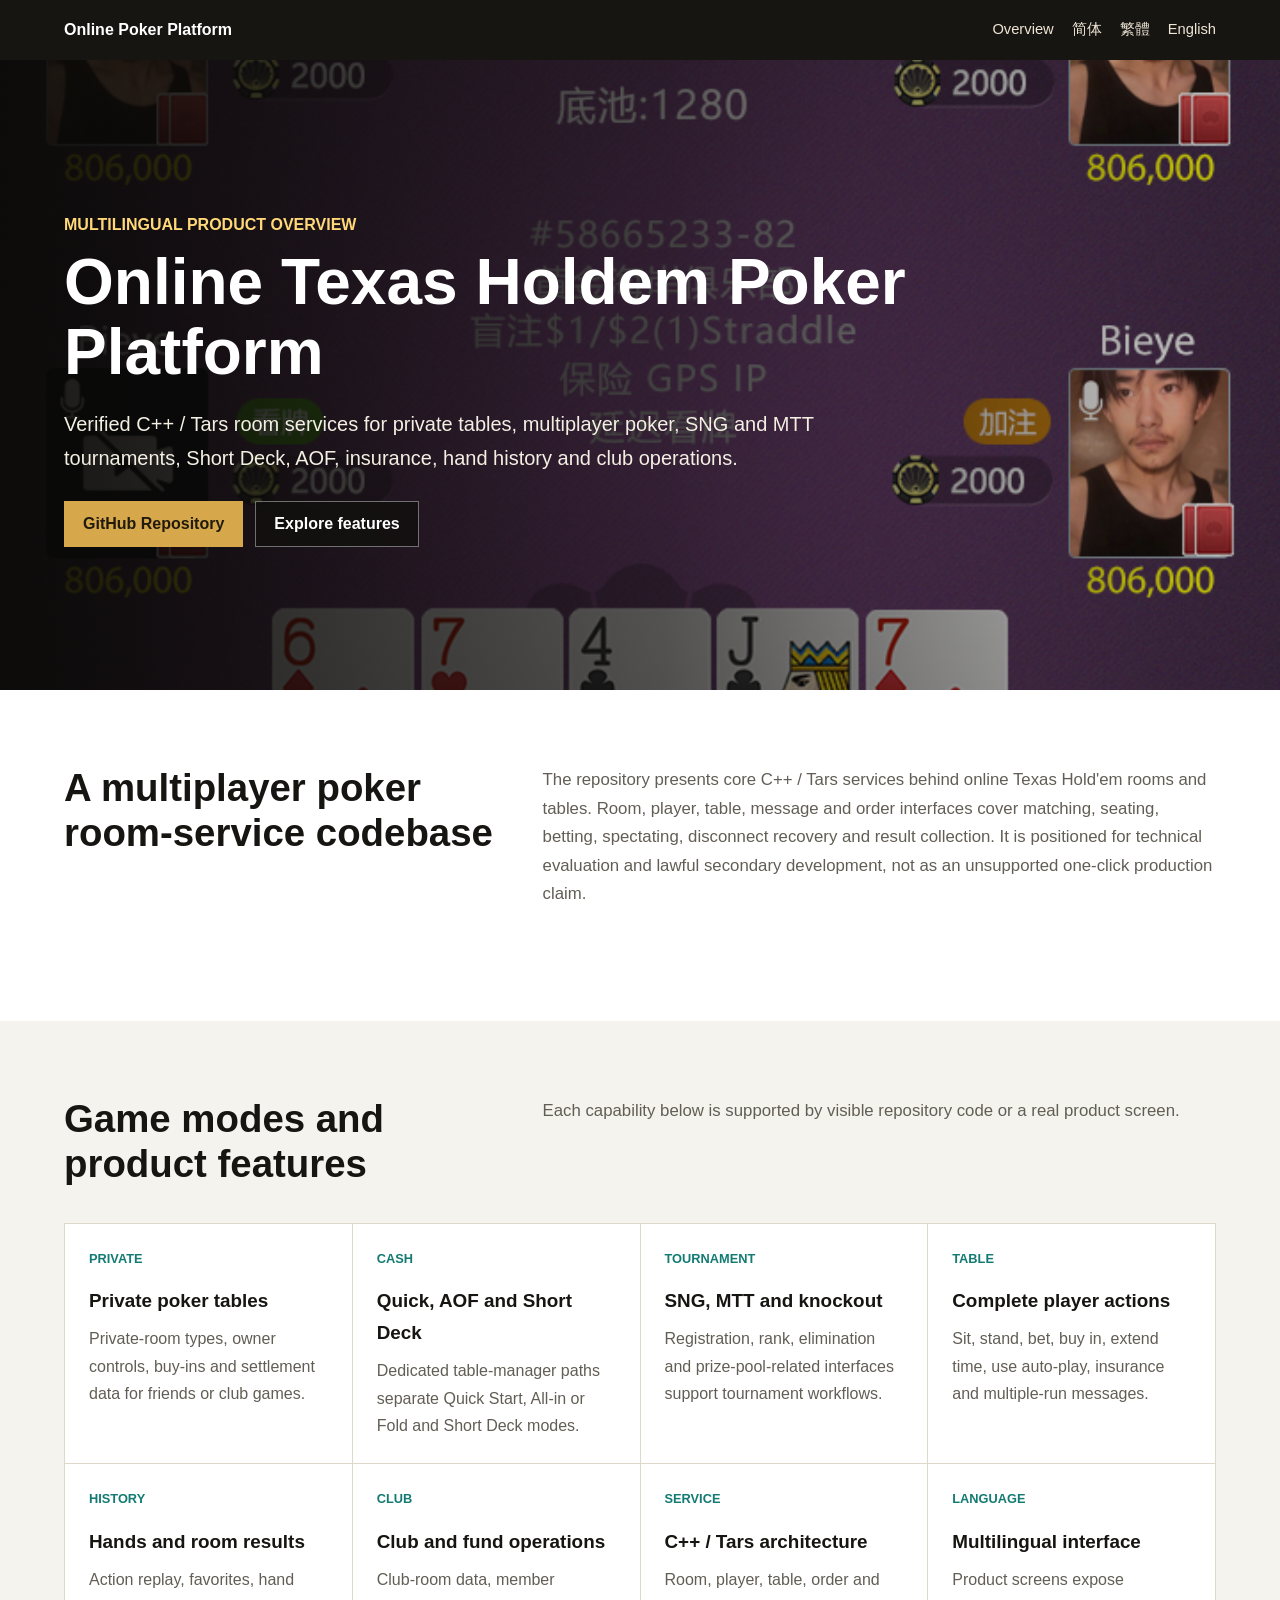
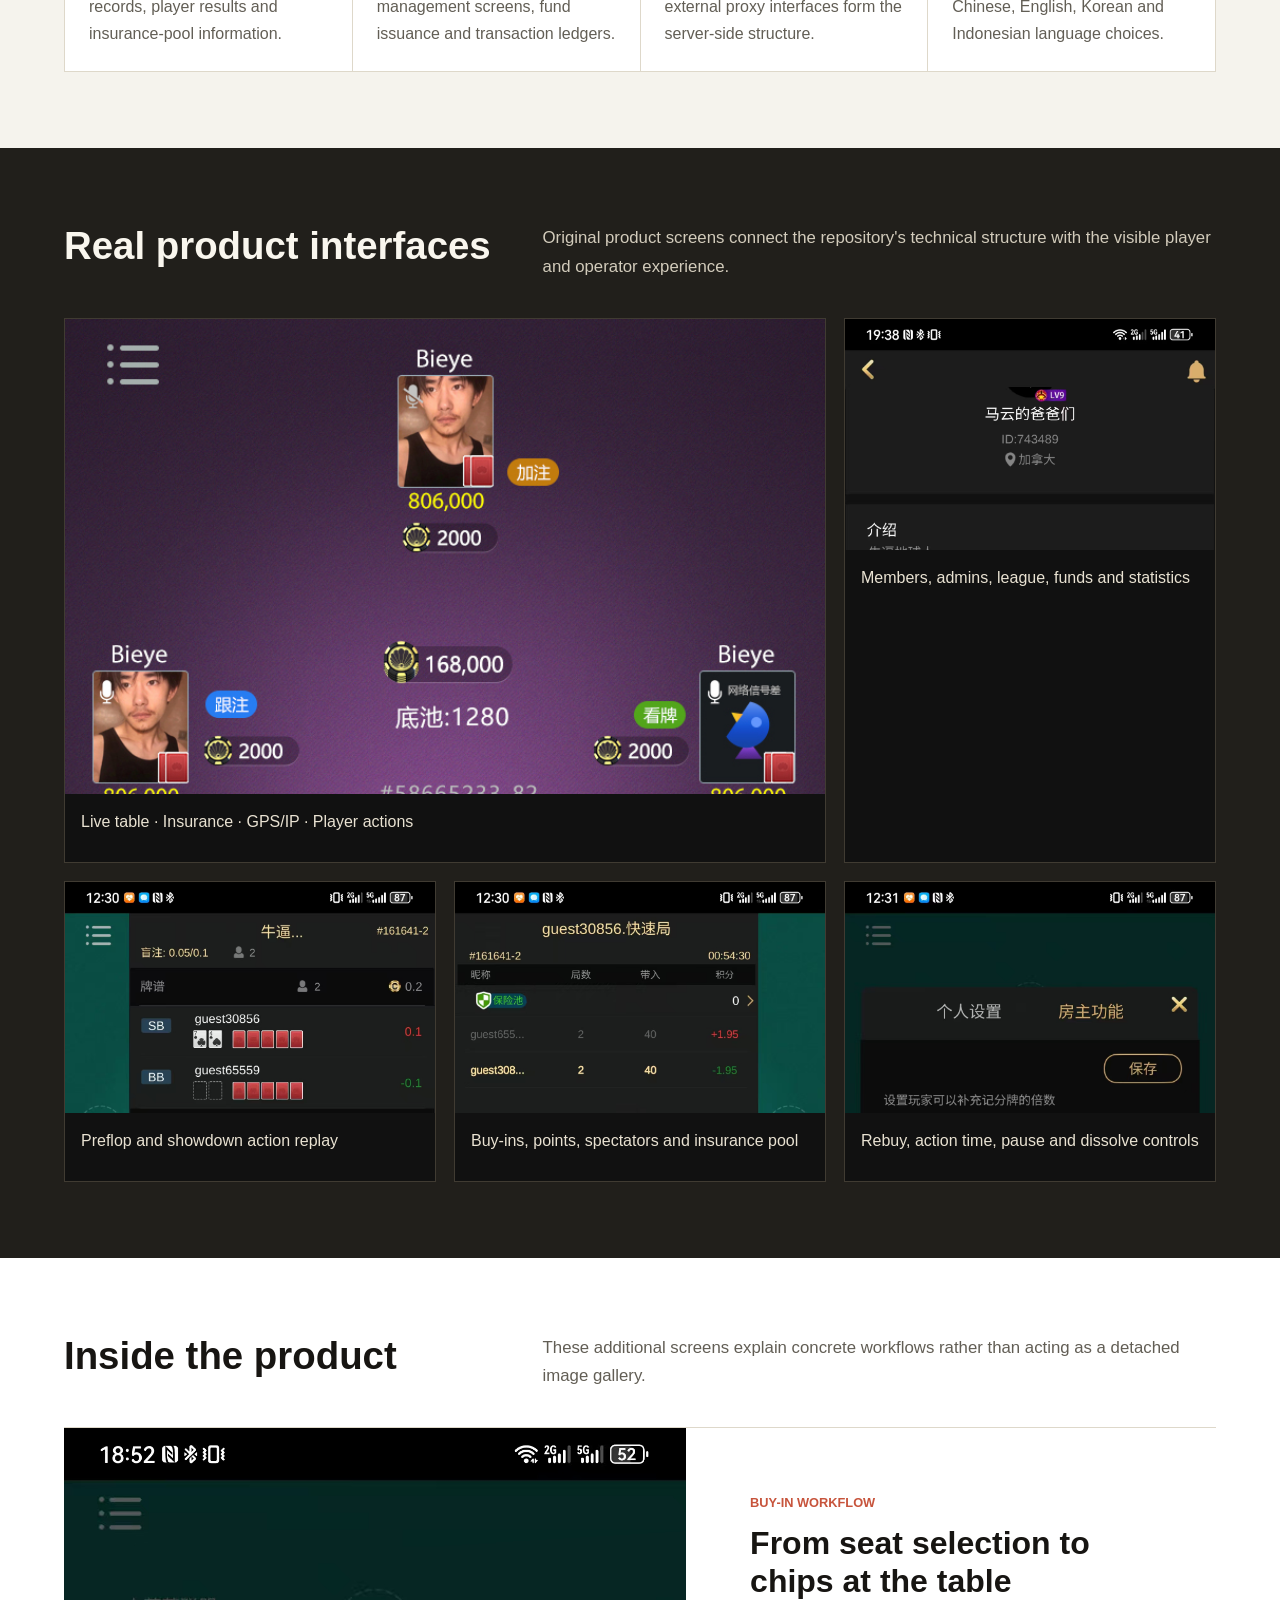
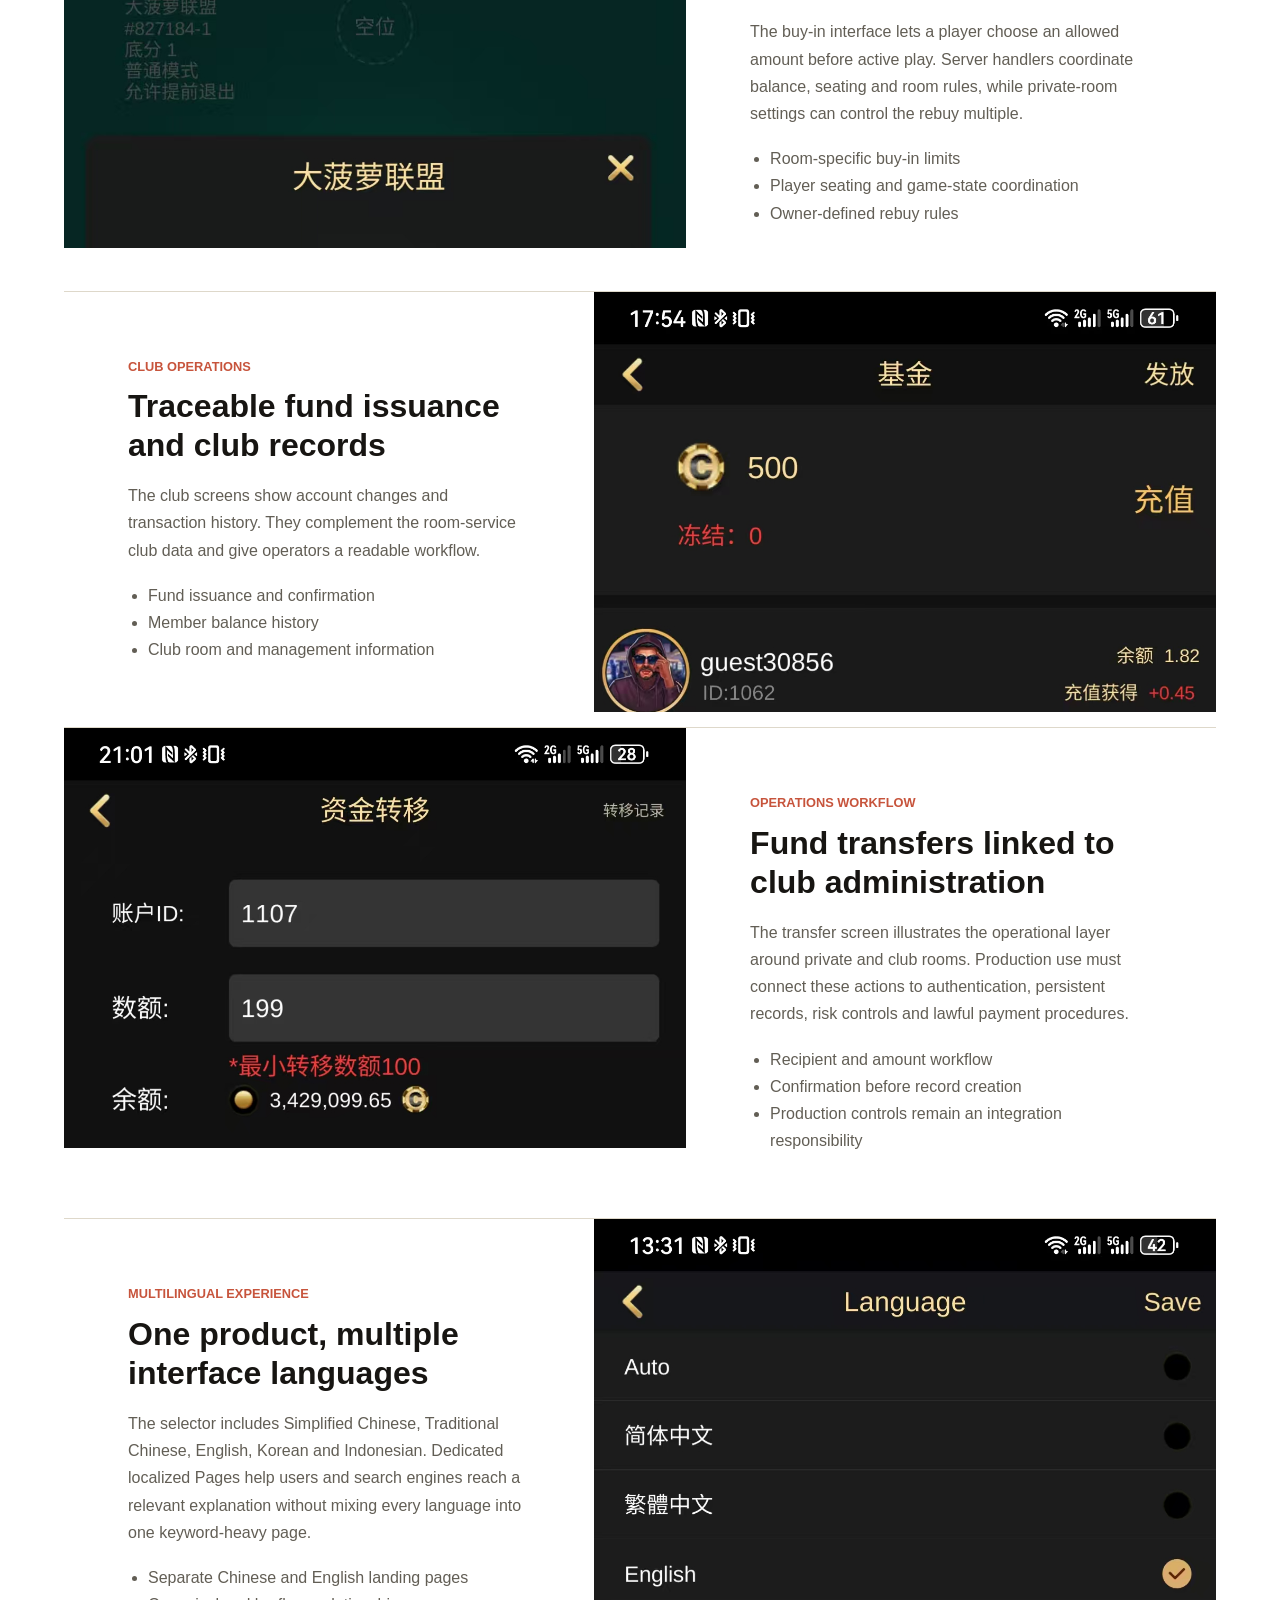
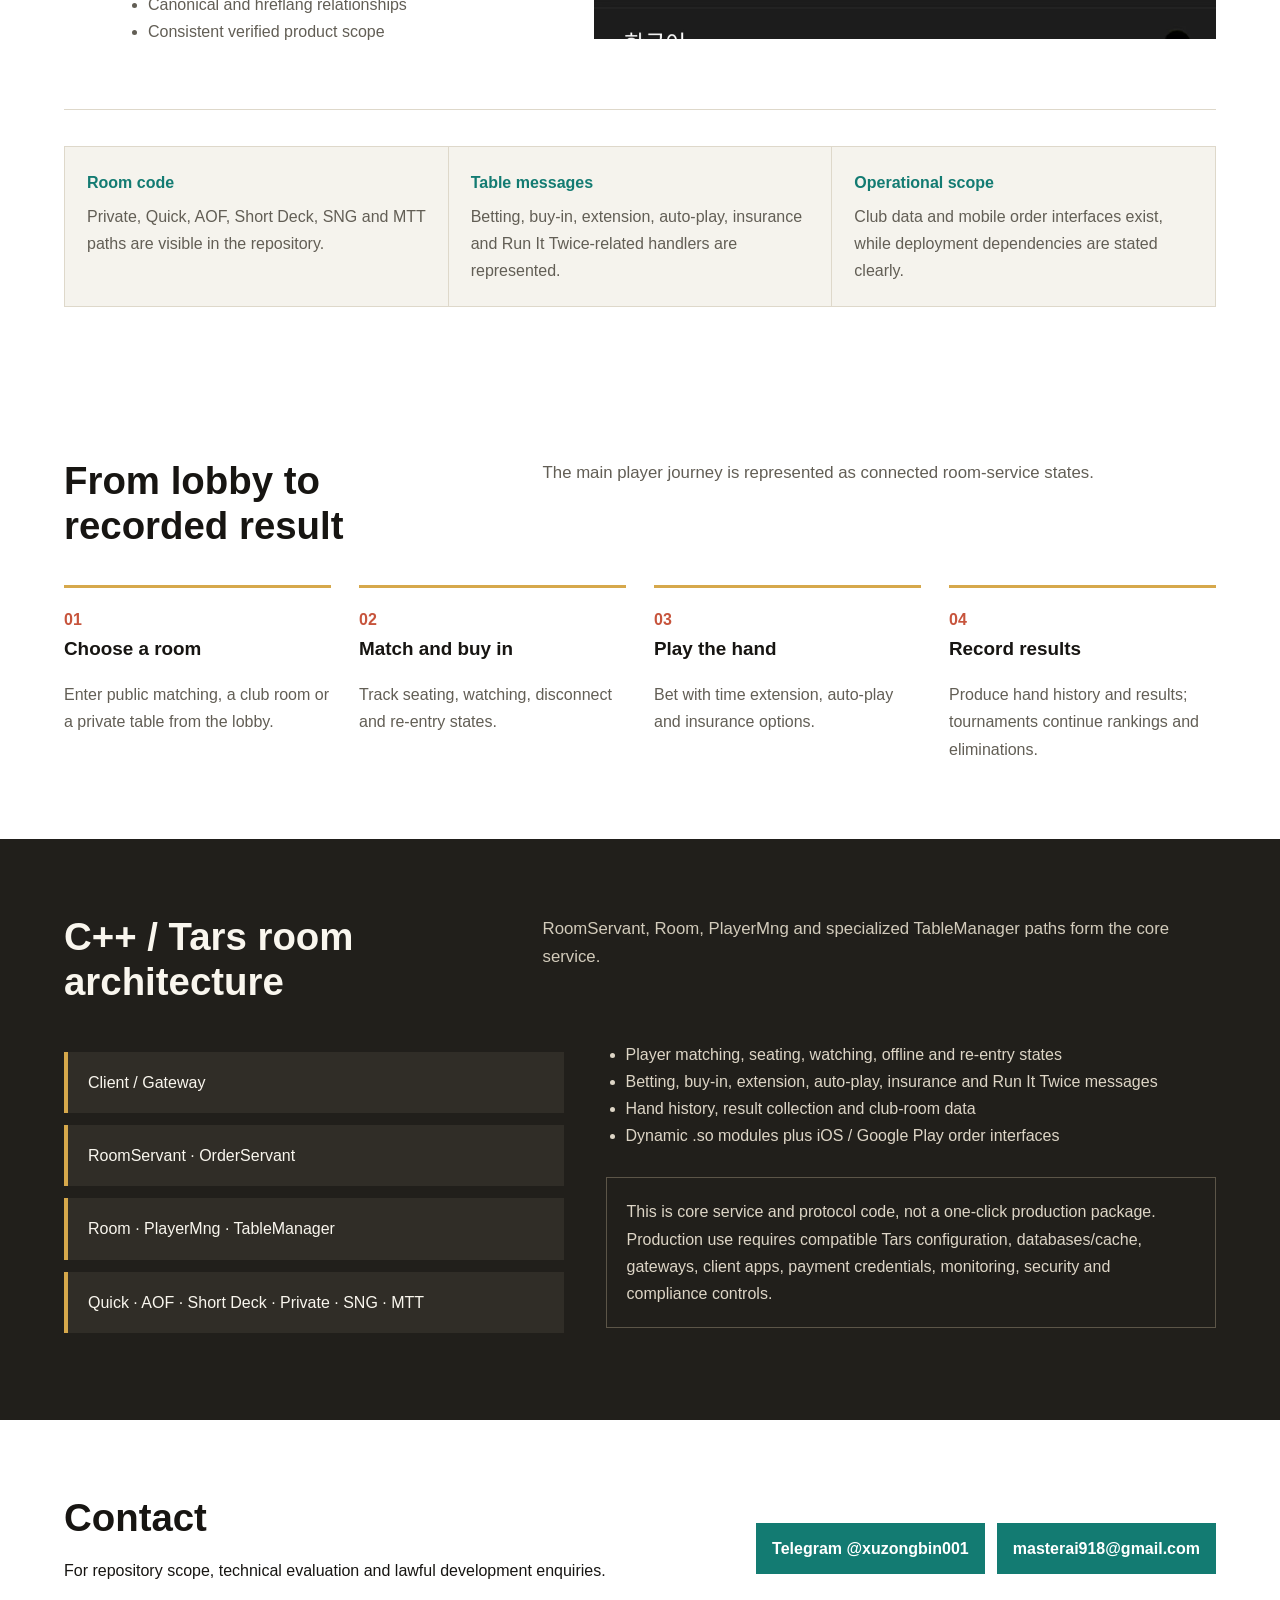
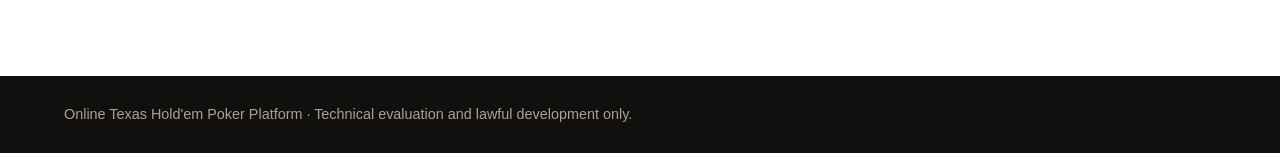
<file: docs/index.html>
<!doctype html><html lang="en"><head><meta name="google-site-verification" content="rrp5Uvgzi-1-rMxUBfhV3wjlNrFqzwnqiA4e3qsOLEM" /><meta charset="utf-8"><meta name="viewport" content="width=device-width,initial-scale=1"><title>Online Texas Holdem Poker Platform | C++ Tars Server</title><meta name="description" content="Multilingual overview of an online Texas Holdem server with private tables, SNG, MTT, Short Deck, AOF, insurance, hand history and club operations."><meta name="robots" content="index,follow,max-image-preview:large"><link rel="canonical" href="https://masterai-top.github.io/Online-Texas-Holdem-Poker-Platform/"><link rel="alternate" hreflang="x-default" href="https://masterai-top.github.io/Online-Texas-Holdem-Poker-Platform/"><link rel="alternate" hreflang="zh-Hans" href="https://masterai-top.github.io/Online-Texas-Holdem-Poker-Platform/zh-cn/"><link rel="alternate" hreflang="zh-Hant" href="https://masterai-top.github.io/Online-Texas-Holdem-Poker-Platform/zh-tw/"><link rel="alternate" hreflang="en" href="https://masterai-top.github.io/Online-Texas-Holdem-Poker-Platform/en/"><meta property="og:type" content="website"><meta property="og:title" content="Online Texas Holdem Poker Platform | C++ Tars Server"><meta property="og:description" content="Multilingual overview of an online Texas Holdem server with private tables, SNG, MTT, Short Deck, AOF, insurance, hand history and club operations."><meta property="og:url" content="https://masterai-top.github.io/Online-Texas-Holdem-Poker-Platform/"><meta property="og:image" content="https://masterai-top.github.io/Online-Texas-Holdem-Poker-Platform/assets/images/poker-table-action.jpg"><link rel="stylesheet" href="assets/style.css"><link rel="stylesheet" href="assets/enrichment.css"></head><body><a class="skip" href="#main">Skip to content</a><header class="topbar"><a class="brand" href="https://masterai-top.github.io/Online-Texas-Holdem-Poker-Platform/">Online Poker Platform</a><nav class="langs" aria-label="Languages"><a href="https://masterai-top.github.io/Online-Texas-Holdem-Poker-Platform/">Overview</a><a href="https://masterai-top.github.io/Online-Texas-Holdem-Poker-Platform/zh-cn/">简体</a><a href="https://masterai-top.github.io/Online-Texas-Holdem-Poker-Platform/zh-tw/">繁體</a><a href="https://masterai-top.github.io/Online-Texas-Holdem-Poker-Platform/en/">English</a></nav></header><main id="main">
<section class="hero"><div class="hero-inner"><div class="eyebrow">MULTILINGUAL PRODUCT OVERVIEW</div><h1>Online Texas Holdem Poker Platform</h1><p class="lead">Verified C++ / Tars room services for private tables, multiplayer poker, SNG and MTT tournaments, Short Deck, AOF, insurance, hand history and club operations.</p><div class="actions"><a class="button primary" href="https://github.com/masterai-top/Online-Texas-Holdem-Poker-Platform">GitHub Repository</a><a class="button" href="#features">Explore features</a></div></div></section>
<section class="band light"><div class="inner"><div class="section-head"><h2>A multiplayer poker room-service codebase</h2><p>The repository presents core C++ / Tars services behind online Texas Hold'em rooms and tables. Room, player, table, message and order interfaces cover matching, seating, betting, spectating, disconnect recovery and result collection. It is positioned for technical evaluation and lawful secondary development, not as an unsupported one-click production claim.</p></div></div></section>
<section class="band" id="features"><div class="inner"><div class="section-head"><h2>Game modes and product features</h2><p>Each capability below is supported by visible repository code or a real product screen.</p></div><div class="feature-grid">
<article class="feature"><strong>Private</strong><h3>Private poker tables</h3><p>Private-room types, owner controls, buy-ins and settlement data for friends or club games.</p></article>
<article class="feature"><strong>Cash</strong><h3>Quick, AOF and Short Deck</h3><p>Dedicated table-manager paths separate Quick Start, All-in or Fold and Short Deck modes.</p></article>
<article class="feature"><strong>Tournament</strong><h3>SNG, MTT and knockout</h3><p>Registration, rank, elimination and prize-pool-related interfaces support tournament workflows.</p></article>
<article class="feature"><strong>Table</strong><h3>Complete player actions</h3><p>Sit, stand, bet, buy in, extend time, use auto-play, insurance and multiple-run messages.</p></article>
<article class="feature"><strong>History</strong><h3>Hands and room results</h3><p>Action replay, favorites, hand records, player results and insurance-pool information.</p></article>
<article class="feature"><strong>Club</strong><h3>Club and fund operations</h3><p>Club-room data, member management screens, fund issuance and transaction ledgers.</p></article>
<article class="feature"><strong>Service</strong><h3>C++ / Tars architecture</h3><p>Room, player, table, order and external proxy interfaces form the server-side structure.</p></article>
<article class="feature"><strong>Language</strong><h3>Multilingual interface</h3><p>Product screens expose Chinese, English, Korean and Indonesian language choices.</p></article>
</div></div></section>
<section class="band dark"><div class="inner"><div class="section-head"><h2>Real product interfaces</h2><p>Original product screens connect the repository's technical structure with the visible player and operator experience.</p></div><div class="shots"><figure class="shot wide"><img src="assets/images/poker-table-overview.jpg" alt="Online multiplayer Texas Holdem table" loading="lazy"><figcaption>Live table · Insurance · GPS/IP · Player actions</figcaption></figure><figure class="shot"><img src="assets/images/club-management.jpg" alt="Poker club management" loading="lazy"><figcaption>Members, admins, league, funds and statistics</figcaption></figure><figure class="shot"><img src="assets/images/hand-history.jpg" alt="Poker hand history replay" loading="lazy"><figcaption>Preflop and showdown action replay</figcaption></figure><figure class="shot"><img src="assets/images/room-results.jpg" alt="Poker room results" loading="lazy"><figcaption>Buy-ins, points, spectators and insurance pool</figcaption></figure><figure class="shot"><img src="assets/images/room-owner-controls.jpg" alt="Private room owner controls" loading="lazy"><figcaption>Rebuy, action time, pause and dissolve controls</figcaption></figure></div></div></section>
<section class="band light" id="product-details"><div class="inner"><div class="section-head"><h2>Inside the product</h2><p>These additional screens explain concrete workflows rather than acting as a detached image gallery.</p></div><div class="story-stack">
<article class="story"><div class="story-media"><img src="assets/images/buy-in.jpg" alt="Texas Holdem table buy-in dialog" loading="lazy"></div><div class="story-copy"><p class="kicker">Buy-in workflow</p><h3>From seat selection to chips at the table</h3><p>The buy-in interface lets a player choose an allowed amount before active play. Server handlers coordinate balance, seating and room rules, while private-room settings can control the rebuy multiple.</p><ul><li>Room-specific buy-in limits</li><li>Player seating and game-state coordination</li><li>Owner-defined rebuy rules</li></ul></div></article>
<article class="story"><div class="story-media"><img src="assets/images/club-fund-ledger.jpg" alt="Poker club fund ledger" loading="lazy"></div><div class="story-copy"><p class="kicker">Club operations</p><h3>Traceable fund issuance and club records</h3><p>The club screens show account changes and transaction history. They complement the room-service club data and give operators a readable workflow.</p><ul><li>Fund issuance and confirmation</li><li>Member balance history</li><li>Club room and management information</li></ul></div></article>
<article class="story"><div class="story-media"><img src="assets/images/fund-transfer.jpg" alt="Poker club fund transfer screen" loading="lazy"></div><div class="story-copy"><p class="kicker">Operations workflow</p><h3>Fund transfers linked to club administration</h3><p>The transfer screen illustrates the operational layer around private and club rooms. Production use must connect these actions to authentication, persistent records, risk controls and lawful payment procedures.</p><ul><li>Recipient and amount workflow</li><li>Confirmation before record creation</li><li>Production controls remain an integration responsibility</li></ul></div></article>
<article class="story"><div class="story-media"><img src="assets/images/language-settings.jpg" alt="Multilingual poker application settings" loading="lazy"></div><div class="story-copy"><p class="kicker">Multilingual experience</p><h3>One product, multiple interface languages</h3><p>The selector includes Simplified Chinese, Traditional Chinese, English, Korean and Indonesian. Dedicated localized Pages help users and search engines reach a relevant explanation without mixing every language into one keyword-heavy page.</p><ul><li>Separate Chinese and English landing pages</li><li>Canonical and hreflang relationships</li><li>Consistent verified product scope</li></ul></div></article>
</div><div class="proof-strip"><div><strong>Room code</strong><p>Private, Quick, AOF, Short Deck, SNG and MTT paths are visible in the repository.</p></div><div><strong>Table messages</strong><p>Betting, buy-in, extension, auto-play, insurance and Run It Twice-related handlers are represented.</p></div><div><strong>Operational scope</strong><p>Club data and mobile order interfaces exist, while deployment dependencies are stated clearly.</p></div></div></div></section>
<section class="band light"><div class="inner"><div class="section-head"><h2>From lobby to recorded result</h2><p>The main player journey is represented as connected room-service states.</p></div><div class="journey"><article><h3>Choose a room</h3><p>Enter public matching, a club room or a private table from the lobby.</p></article><article><h3>Match and buy in</h3><p>Track seating, watching, disconnect and re-entry states.</p></article><article><h3>Play the hand</h3><p>Bet with time extension, auto-play and insurance options.</p></article><article><h3>Record results</h3><p>Produce hand history and results; tournaments continue rankings and eliminations.</p></article></div></div></section>
<section class="band dark"><div class="inner"><div class="section-head"><h2>C++ / Tars room architecture</h2><p>RoomServant, Room, PlayerMng and specialized TableManager paths form the core service.</p></div><div class="tech-layout"><div class="tech-flow"><div>Client / Gateway</div><div>RoomServant · OrderServant</div><div>Room · PlayerMng · TableManager</div><div>Quick · AOF · Short Deck · Private · SNG · MTT</div></div><div><ul class="tech-list"><li>Player matching, seating, watching, offline and re-entry states</li><li>Betting, buy-in, extension, auto-play, insurance and Run It Twice messages</li><li>Hand history, result collection and club-room data</li><li>Dynamic .so modules plus iOS / Google Play order interfaces</li></ul><p class="notice">This is core service and protocol code, not a one-click production package. Production use requires compatible Tars configuration, databases/cache, gateways, client apps, payment credentials, monitoring, security and compliance controls.</p></div></div></div></section>
<section class="band light"><div class="inner contact"><div><h2>Contact</h2><p>For repository scope, technical evaluation and lawful development enquiries.</p></div><div class="contact-links"><a href="https://t.me/xuzongbin001">Telegram @xuzongbin001</a><a href="mailto:masterai918@gmail.com">masterai918@gmail.com</a></div></div></section>
</main><footer>Online Texas Hold'em Poker Platform · Technical evaluation and lawful development only.</footer></body></html>
</file>
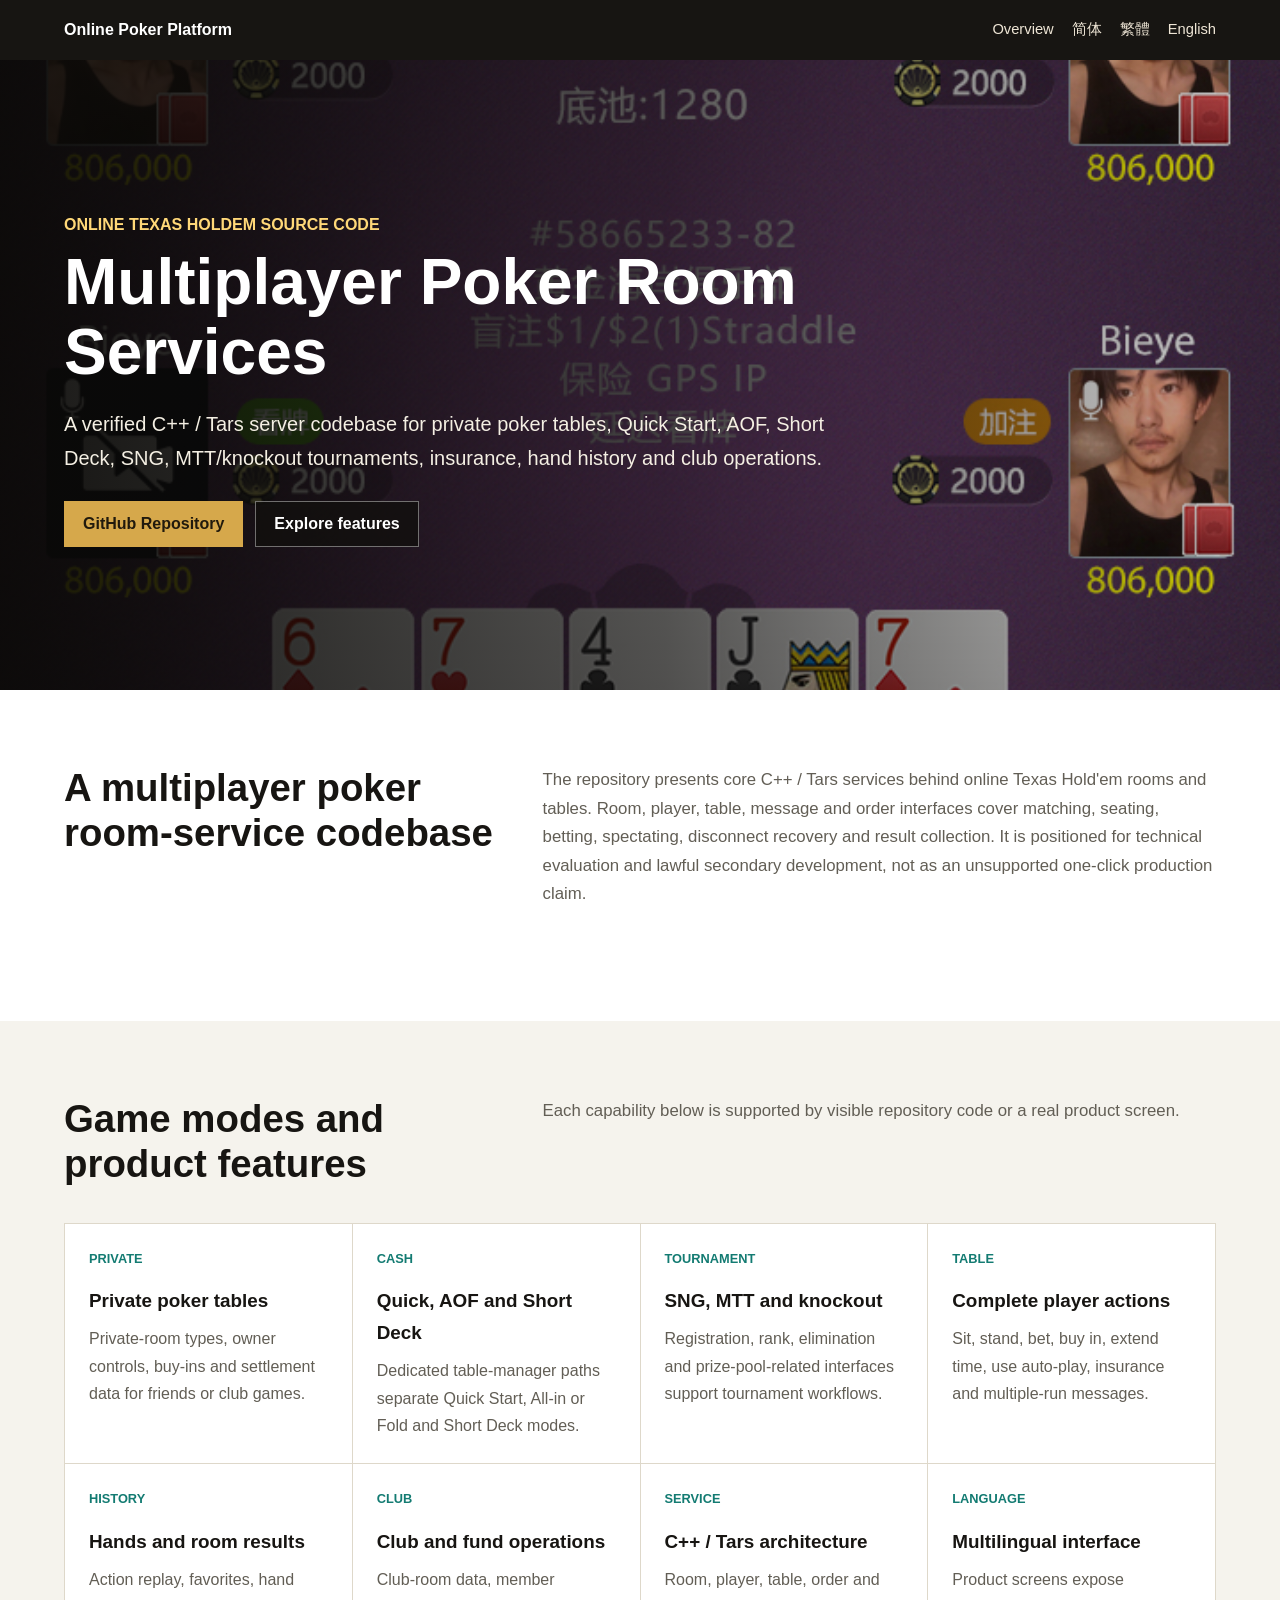
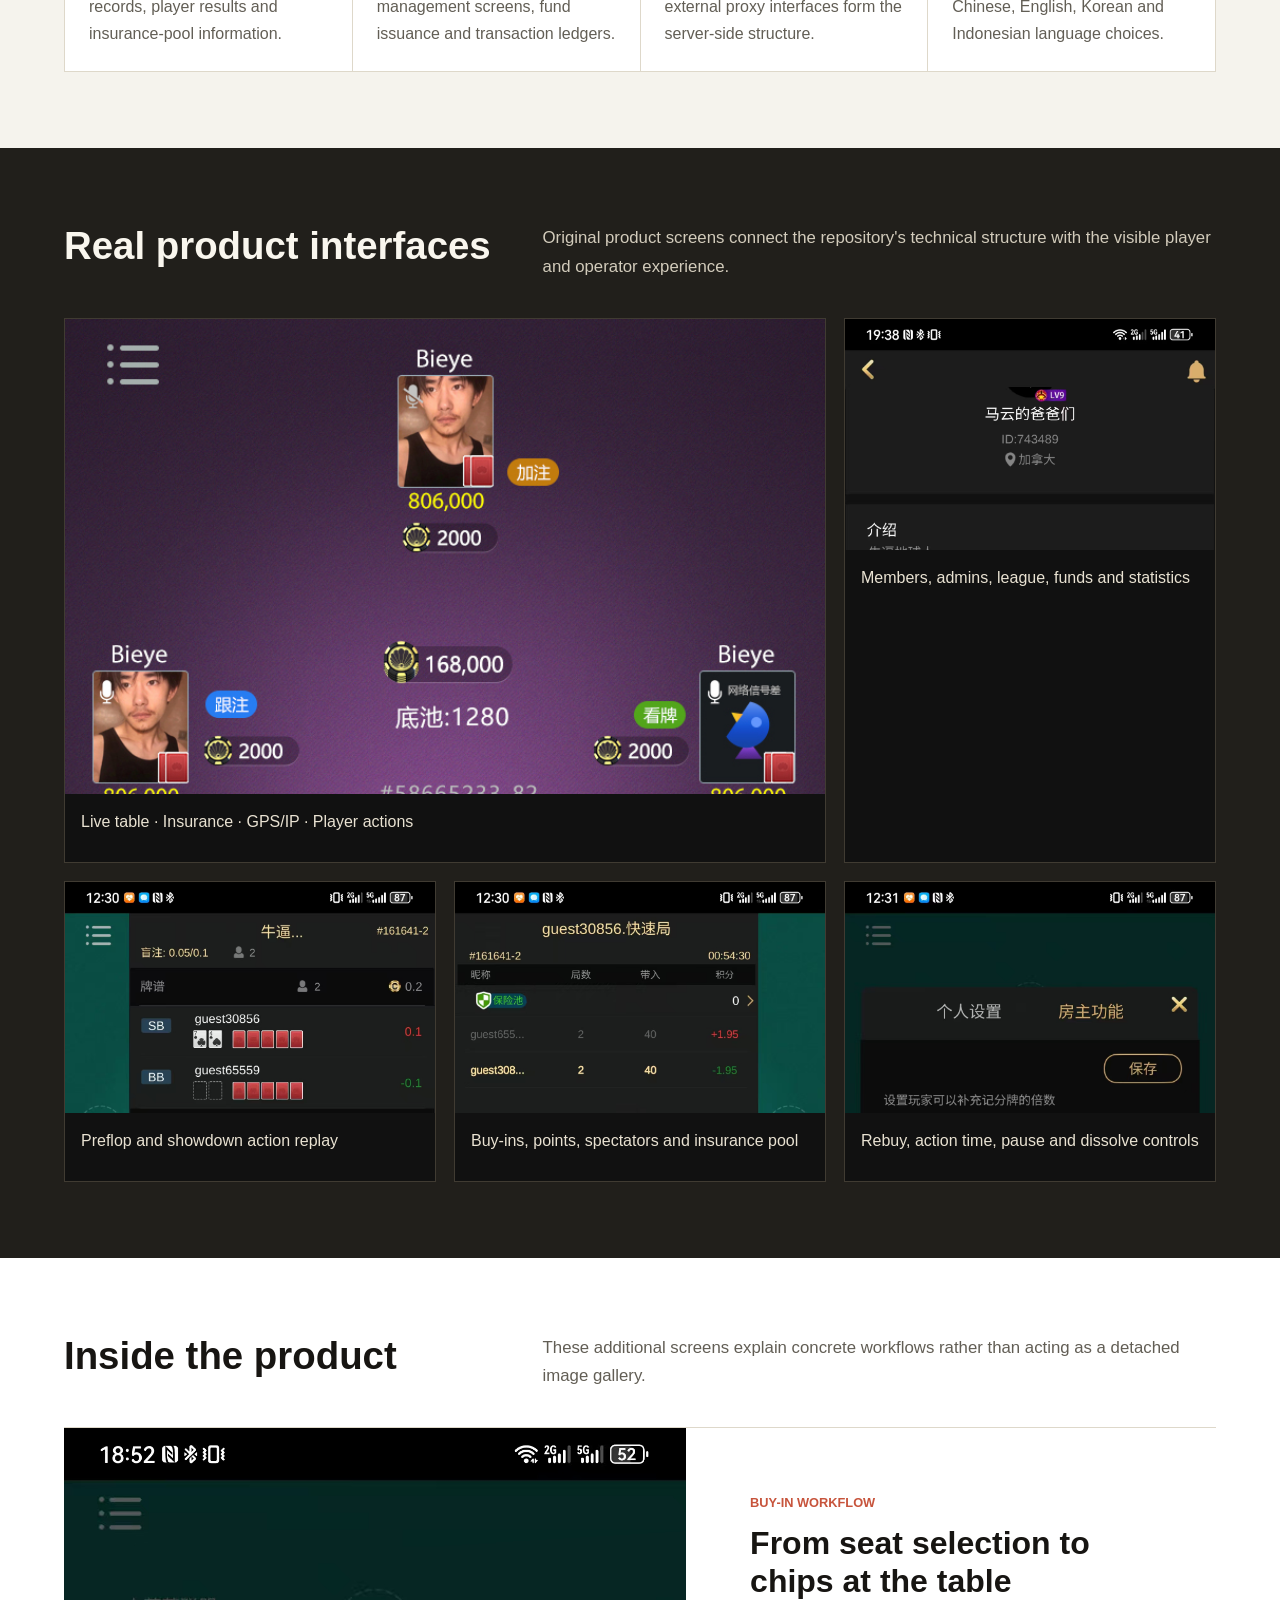
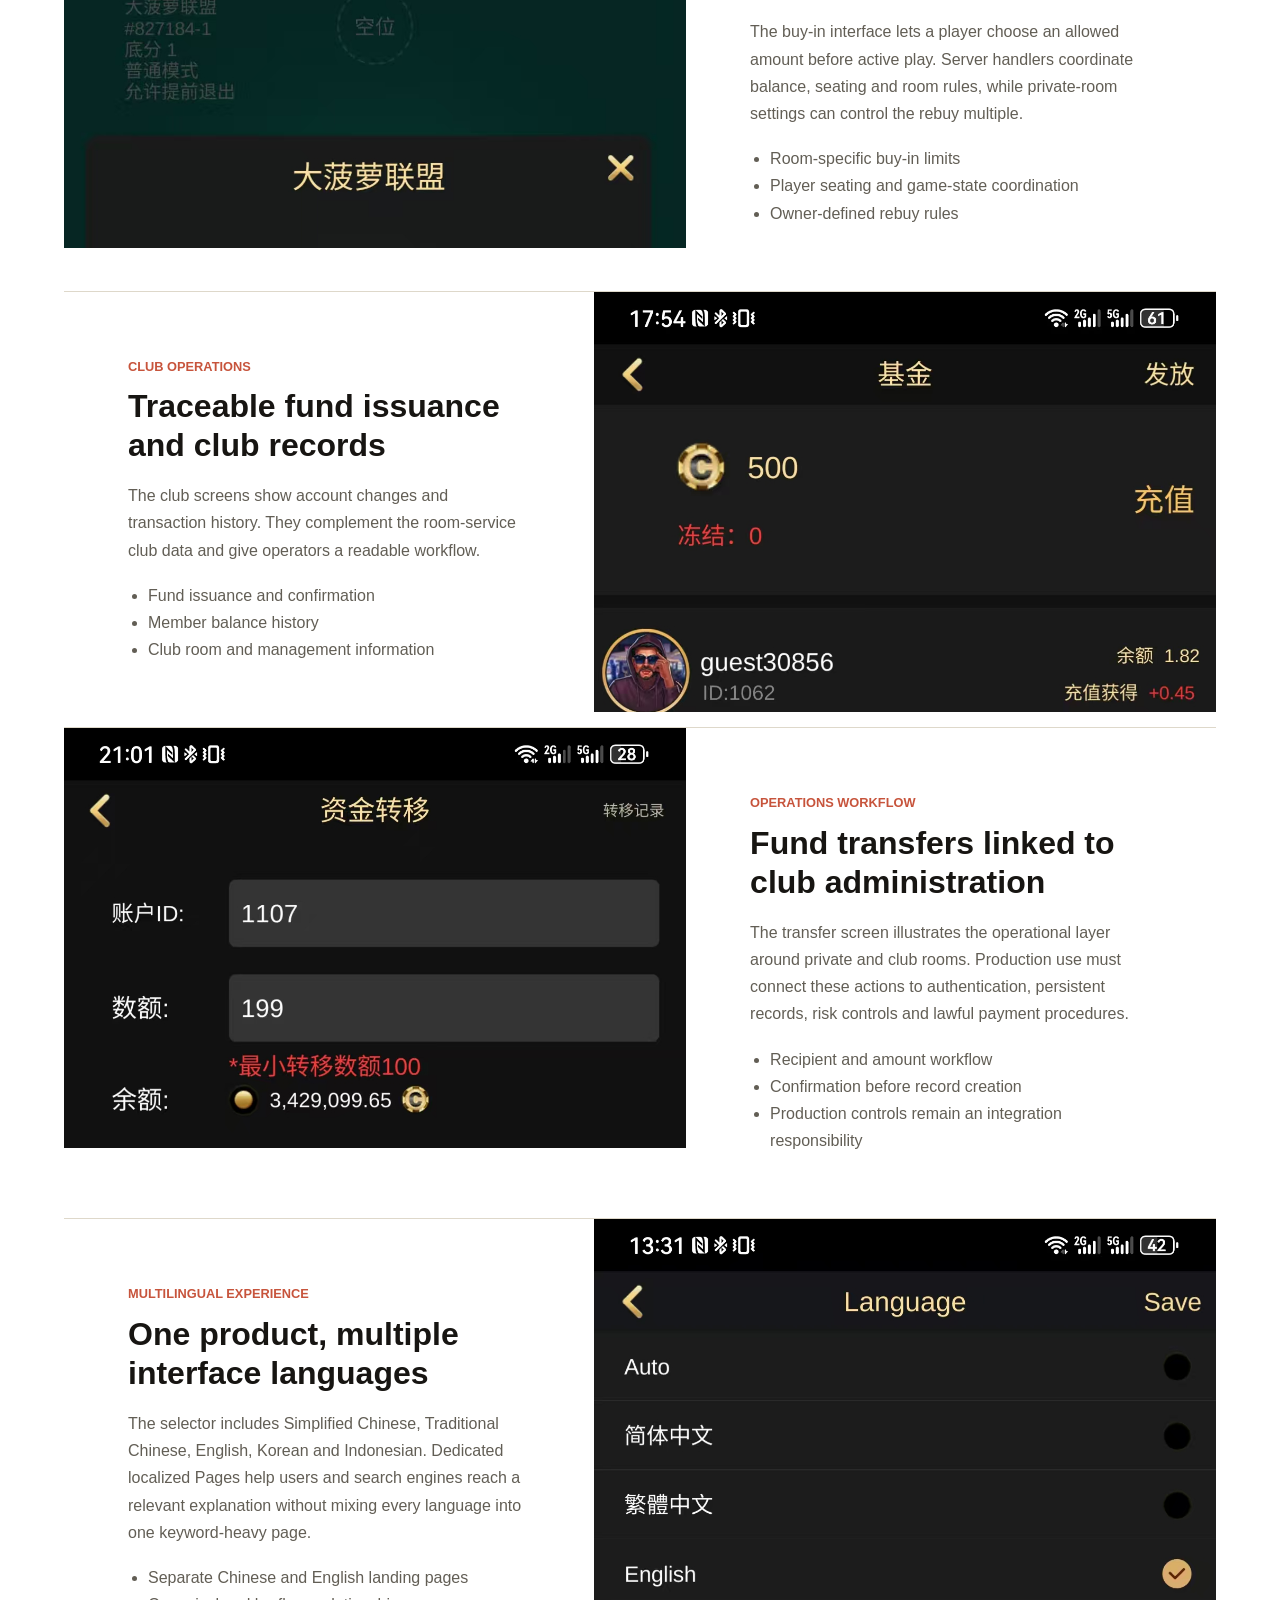
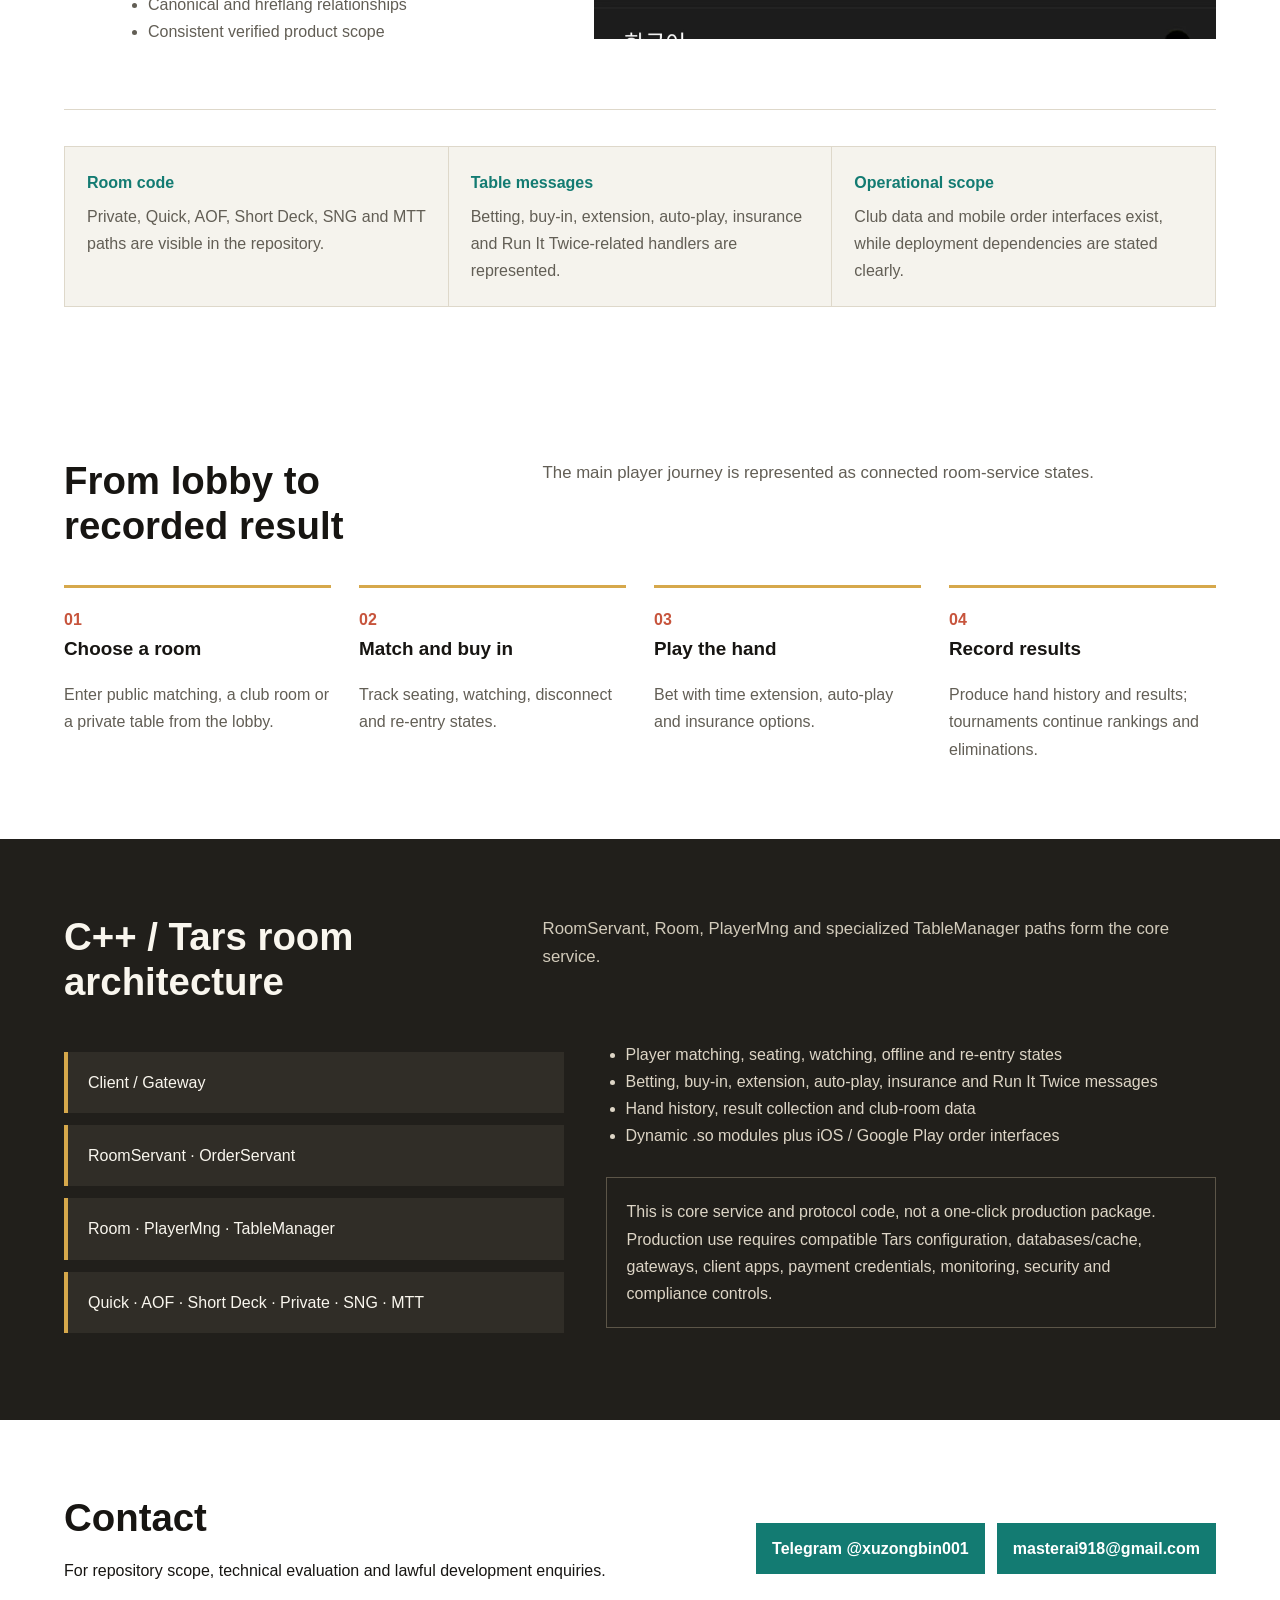
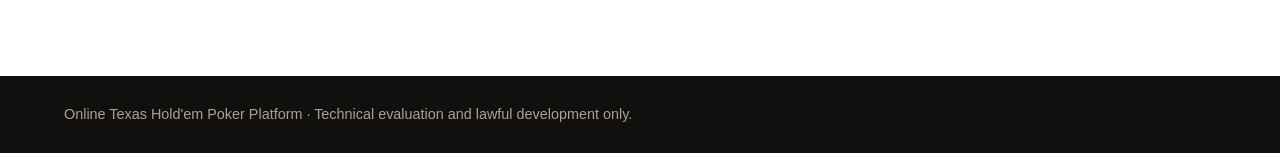
<file: docs/en/index.html>
<!doctype html><html lang="en"><head><meta charset="utf-8"><meta name="viewport" content="width=device-width,initial-scale=1"><title>Online Texas Holdem Source Code | C++ Poker Server</title><meta name="description" content="Online multiplayer Texas Holdem source code with private tables, SNG, MTT, Short Deck, AOF, insurance, hand history, club funds and C++ Tars room services."><meta name="robots" content="index,follow,max-image-preview:large"><link rel="canonical" href="https://masterai-top.github.io/Online-Texas-Holdem-Poker-Platform/en/"><link rel="alternate" hreflang="x-default" href="https://masterai-top.github.io/Online-Texas-Holdem-Poker-Platform/"><link rel="alternate" hreflang="zh-Hans" href="https://masterai-top.github.io/Online-Texas-Holdem-Poker-Platform/zh-cn/"><link rel="alternate" hreflang="zh-Hant" href="https://masterai-top.github.io/Online-Texas-Holdem-Poker-Platform/zh-tw/"><link rel="alternate" hreflang="en" href="https://masterai-top.github.io/Online-Texas-Holdem-Poker-Platform/en/"><meta property="og:type" content="website"><meta property="og:title" content="Online Texas Holdem Source Code | C++ Poker Server"><meta property="og:description" content="Online multiplayer Texas Holdem source code with private tables, SNG, MTT, Short Deck, AOF, insurance, hand history, club funds and C++ Tars room services."><meta property="og:url" content="https://masterai-top.github.io/Online-Texas-Holdem-Poker-Platform/en/"><meta property="og:image" content="https://masterai-top.github.io/Online-Texas-Holdem-Poker-Platform/assets/images/poker-table-action.jpg"><link rel="stylesheet" href="../assets/style.css"><link rel="stylesheet" href="../assets/enrichment.css"></head><body><a class="skip" href="#main">Skip to content</a><header class="topbar"><a class="brand" href="https://masterai-top.github.io/Online-Texas-Holdem-Poker-Platform/">Online Poker Platform</a><nav class="langs" aria-label="Languages"><a href="https://masterai-top.github.io/Online-Texas-Holdem-Poker-Platform/">Overview</a><a href="https://masterai-top.github.io/Online-Texas-Holdem-Poker-Platform/zh-cn/">简体</a><a href="https://masterai-top.github.io/Online-Texas-Holdem-Poker-Platform/zh-tw/">繁體</a><a href="https://masterai-top.github.io/Online-Texas-Holdem-Poker-Platform/en/">English</a></nav></header><main id="main">
<section class="hero"><div class="hero-inner"><div class="eyebrow">ONLINE TEXAS HOLDEM SOURCE CODE</div><h1>Multiplayer Poker Room Services</h1><p class="lead">A verified C++ / Tars server codebase for private poker tables, Quick Start, AOF, Short Deck, SNG, MTT/knockout tournaments, insurance, hand history and club operations.</p><div class="actions"><a class="button primary" href="https://github.com/masterai-top/Online-Texas-Holdem-Poker-Platform">GitHub Repository</a><a class="button" href="#features">Explore features</a></div></div></section>
<section class="band light"><div class="inner"><div class="section-head"><h2>A multiplayer poker room-service codebase</h2><p>The repository presents core C++ / Tars services behind online Texas Hold'em rooms and tables. Room, player, table, message and order interfaces cover matching, seating, betting, spectating, disconnect recovery and result collection. It is positioned for technical evaluation and lawful secondary development, not as an unsupported one-click production claim.</p></div></div></section>
<section class="band" id="features"><div class="inner"><div class="section-head"><h2>Game modes and product features</h2><p>Each capability below is supported by visible repository code or a real product screen.</p></div><div class="feature-grid">
<article class="feature"><strong>Private</strong><h3>Private poker tables</h3><p>Private-room types, owner controls, buy-ins and settlement data for friends or club games.</p></article>
<article class="feature"><strong>Cash</strong><h3>Quick, AOF and Short Deck</h3><p>Dedicated table-manager paths separate Quick Start, All-in or Fold and Short Deck modes.</p></article>
<article class="feature"><strong>Tournament</strong><h3>SNG, MTT and knockout</h3><p>Registration, rank, elimination and prize-pool-related interfaces support tournament workflows.</p></article>
<article class="feature"><strong>Table</strong><h3>Complete player actions</h3><p>Sit, stand, bet, buy in, extend time, use auto-play, insurance and multiple-run messages.</p></article>
<article class="feature"><strong>History</strong><h3>Hands and room results</h3><p>Action replay, favorites, hand records, player results and insurance-pool information.</p></article>
<article class="feature"><strong>Club</strong><h3>Club and fund operations</h3><p>Club-room data, member management screens, fund issuance and transaction ledgers.</p></article>
<article class="feature"><strong>Service</strong><h3>C++ / Tars architecture</h3><p>Room, player, table, order and external proxy interfaces form the server-side structure.</p></article>
<article class="feature"><strong>Language</strong><h3>Multilingual interface</h3><p>Product screens expose Chinese, English, Korean and Indonesian language choices.</p></article>
</div></div></section>
<section class="band dark"><div class="inner"><div class="section-head"><h2>Real product interfaces</h2><p>Original product screens connect the repository's technical structure with the visible player and operator experience.</p></div><div class="shots"><figure class="shot wide"><img src="../assets/images/poker-table-overview.jpg" alt="Online multiplayer Texas Holdem table" loading="lazy"><figcaption>Live table · Insurance · GPS/IP · Player actions</figcaption></figure><figure class="shot"><img src="../assets/images/club-management.jpg" alt="Poker club management" loading="lazy"><figcaption>Members, admins, league, funds and statistics</figcaption></figure><figure class="shot"><img src="../assets/images/hand-history.jpg" alt="Poker hand history replay" loading="lazy"><figcaption>Preflop and showdown action replay</figcaption></figure><figure class="shot"><img src="../assets/images/room-results.jpg" alt="Poker room results" loading="lazy"><figcaption>Buy-ins, points, spectators and insurance pool</figcaption></figure><figure class="shot"><img src="../assets/images/room-owner-controls.jpg" alt="Private room owner controls" loading="lazy"><figcaption>Rebuy, action time, pause and dissolve controls</figcaption></figure></div></div></section>
<section class="band light" id="product-details"><div class="inner"><div class="section-head"><h2>Inside the product</h2><p>These additional screens explain concrete workflows rather than acting as a detached image gallery.</p></div><div class="story-stack">
<article class="story"><div class="story-media"><img src="../assets/images/buy-in.jpg" alt="Texas Holdem table buy-in dialog" loading="lazy"></div><div class="story-copy"><p class="kicker">Buy-in workflow</p><h3>From seat selection to chips at the table</h3><p>The buy-in interface lets a player choose an allowed amount before active play. Server handlers coordinate balance, seating and room rules, while private-room settings can control the rebuy multiple.</p><ul><li>Room-specific buy-in limits</li><li>Player seating and game-state coordination</li><li>Owner-defined rebuy rules</li></ul></div></article>
<article class="story"><div class="story-media"><img src="../assets/images/club-fund-ledger.jpg" alt="Poker club fund ledger" loading="lazy"></div><div class="story-copy"><p class="kicker">Club operations</p><h3>Traceable fund issuance and club records</h3><p>The club screens show account changes and transaction history. They complement the room-service club data and give operators a readable workflow.</p><ul><li>Fund issuance and confirmation</li><li>Member balance history</li><li>Club room and management information</li></ul></div></article>
<article class="story"><div class="story-media"><img src="../assets/images/fund-transfer.jpg" alt="Poker club fund transfer screen" loading="lazy"></div><div class="story-copy"><p class="kicker">Operations workflow</p><h3>Fund transfers linked to club administration</h3><p>The transfer screen illustrates the operational layer around private and club rooms. Production use must connect these actions to authentication, persistent records, risk controls and lawful payment procedures.</p><ul><li>Recipient and amount workflow</li><li>Confirmation before record creation</li><li>Production controls remain an integration responsibility</li></ul></div></article>
<article class="story"><div class="story-media"><img src="../assets/images/language-settings.jpg" alt="Multilingual poker application settings" loading="lazy"></div><div class="story-copy"><p class="kicker">Multilingual experience</p><h3>One product, multiple interface languages</h3><p>The selector includes Simplified Chinese, Traditional Chinese, English, Korean and Indonesian. Dedicated localized Pages help users and search engines reach a relevant explanation without mixing every language into one keyword-heavy page.</p><ul><li>Separate Chinese and English landing pages</li><li>Canonical and hreflang relationships</li><li>Consistent verified product scope</li></ul></div></article>
</div><div class="proof-strip"><div><strong>Room code</strong><p>Private, Quick, AOF, Short Deck, SNG and MTT paths are visible in the repository.</p></div><div><strong>Table messages</strong><p>Betting, buy-in, extension, auto-play, insurance and Run It Twice-related handlers are represented.</p></div><div><strong>Operational scope</strong><p>Club data and mobile order interfaces exist, while deployment dependencies are stated clearly.</p></div></div></div></section>
<section class="band light"><div class="inner"><div class="section-head"><h2>From lobby to recorded result</h2><p>The main player journey is represented as connected room-service states.</p></div><div class="journey"><article><h3>Choose a room</h3><p>Enter public matching, a club room or a private table from the lobby.</p></article><article><h3>Match and buy in</h3><p>Track seating, watching, disconnect and re-entry states.</p></article><article><h3>Play the hand</h3><p>Bet with time extension, auto-play and insurance options.</p></article><article><h3>Record results</h3><p>Produce hand history and results; tournaments continue rankings and eliminations.</p></article></div></div></section>
<section class="band dark"><div class="inner"><div class="section-head"><h2>C++ / Tars room architecture</h2><p>RoomServant, Room, PlayerMng and specialized TableManager paths form the core service.</p></div><div class="tech-layout"><div class="tech-flow"><div>Client / Gateway</div><div>RoomServant · OrderServant</div><div>Room · PlayerMng · TableManager</div><div>Quick · AOF · Short Deck · Private · SNG · MTT</div></div><div><ul class="tech-list"><li>Player matching, seating, watching, offline and re-entry states</li><li>Betting, buy-in, extension, auto-play, insurance and Run It Twice messages</li><li>Hand history, result collection and club-room data</li><li>Dynamic .so modules plus iOS / Google Play order interfaces</li></ul><p class="notice">This is core service and protocol code, not a one-click production package. Production use requires compatible Tars configuration, databases/cache, gateways, client apps, payment credentials, monitoring, security and compliance controls.</p></div></div></div></section>
<section class="band light"><div class="inner contact"><div><h2>Contact</h2><p>For repository scope, technical evaluation and lawful development enquiries.</p></div><div class="contact-links"><a href="https://t.me/xuzongbin001">Telegram @xuzongbin001</a><a href="mailto:masterai918@gmail.com">masterai918@gmail.com</a></div></div></section>
</main><footer>Online Texas Hold'em Poker Platform · Technical evaluation and lawful development only.</footer></body></html>
</file>
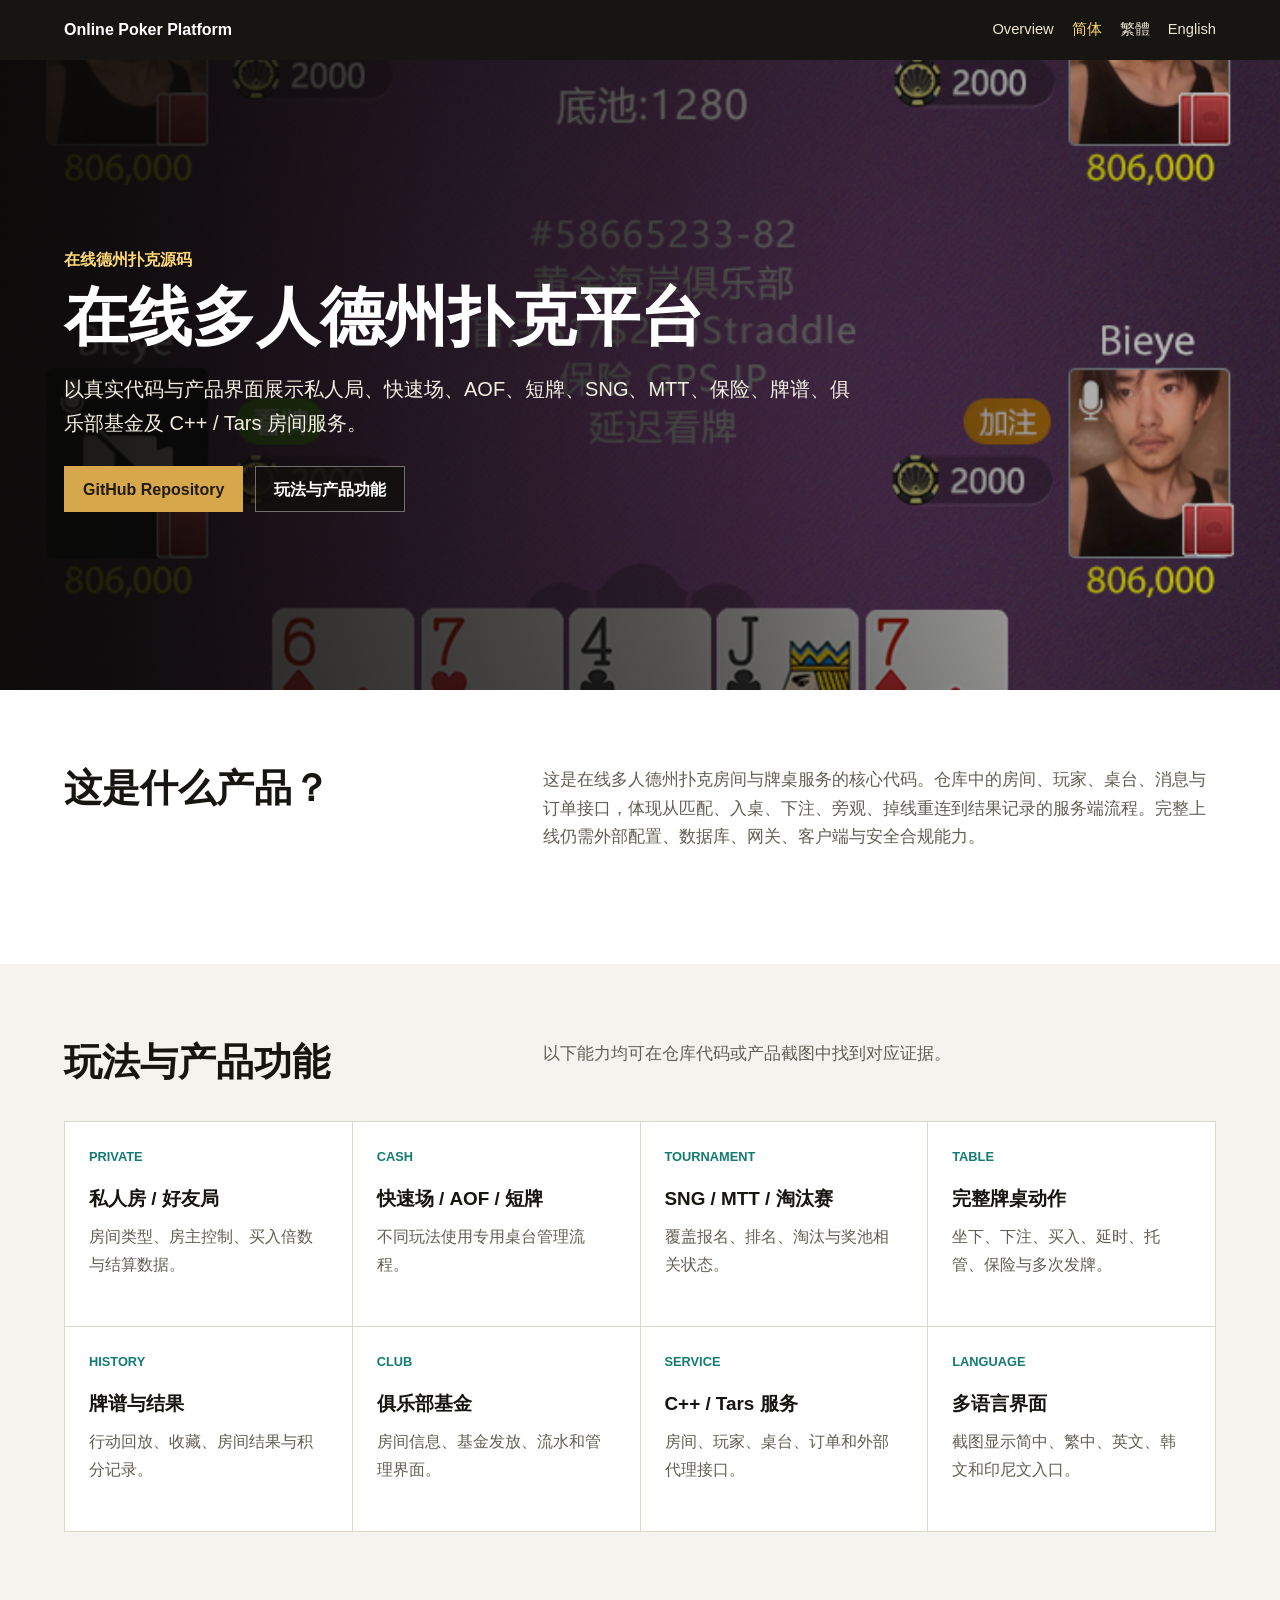
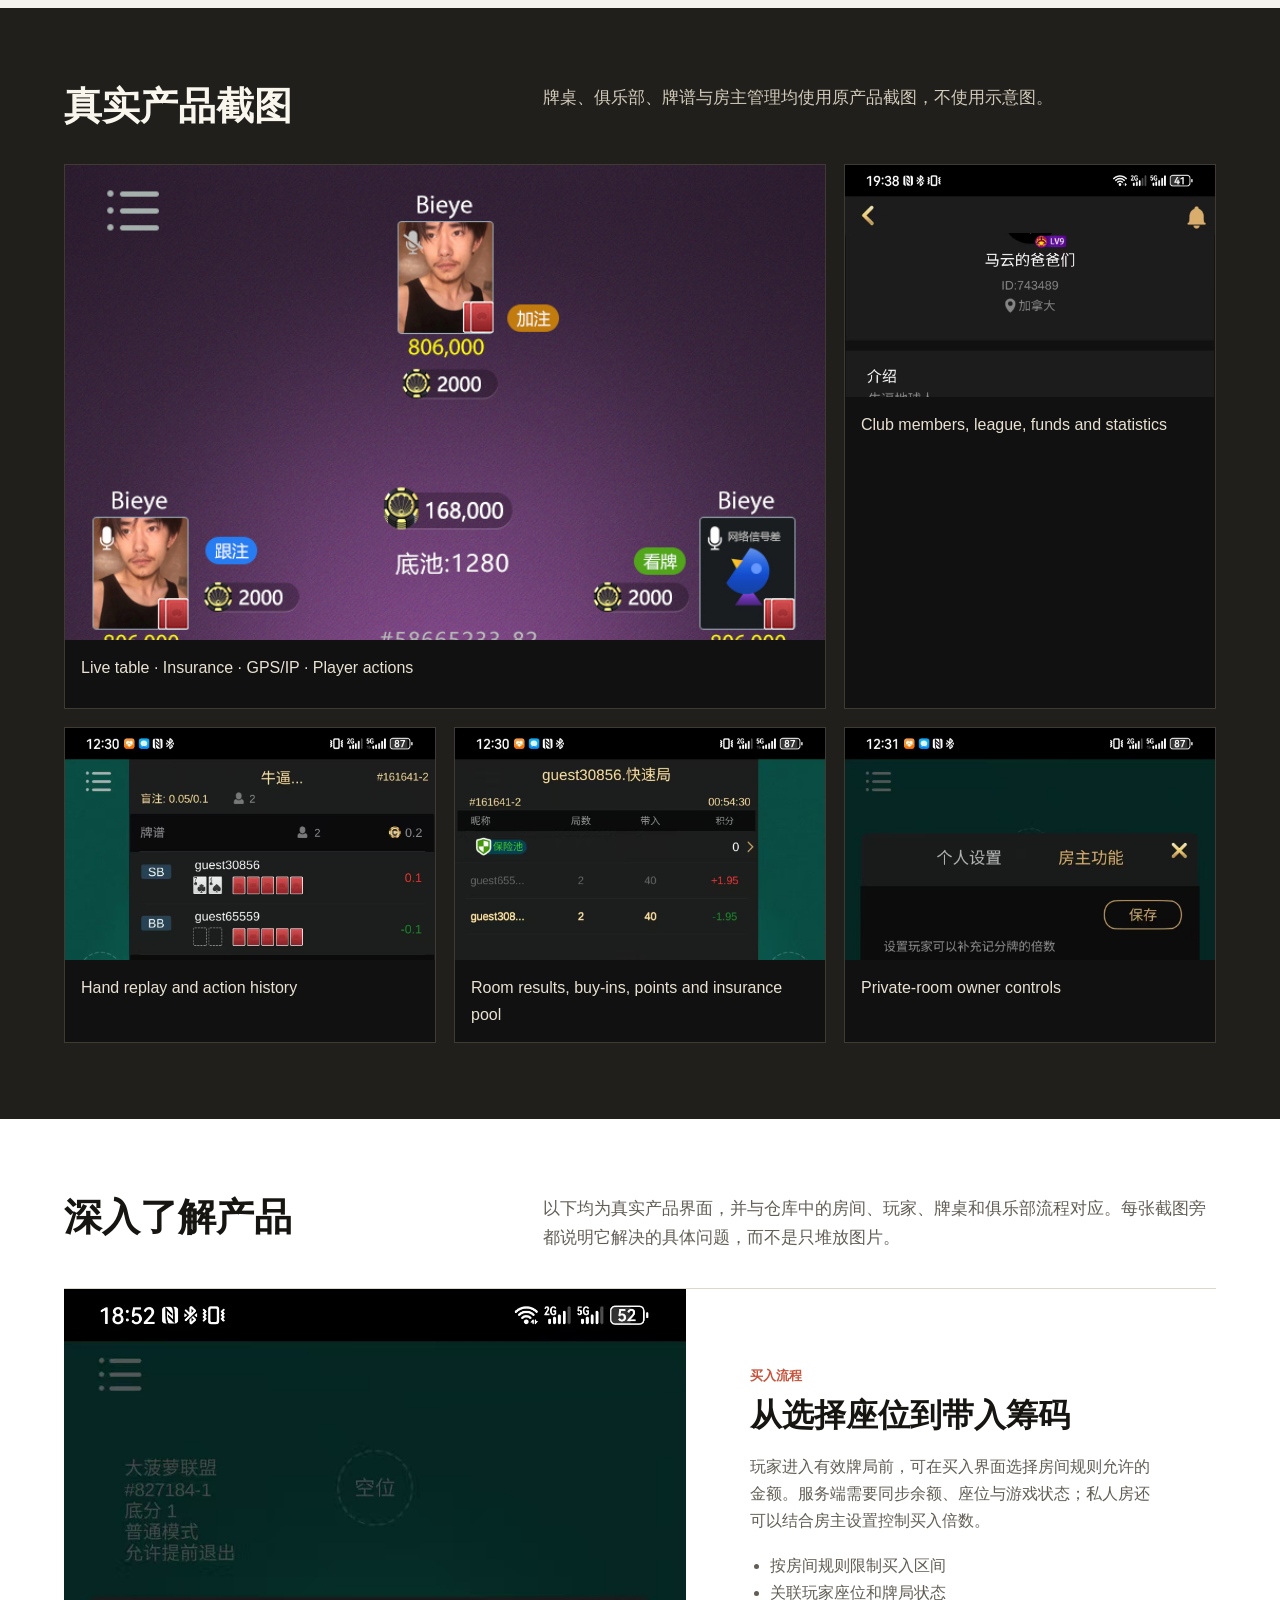
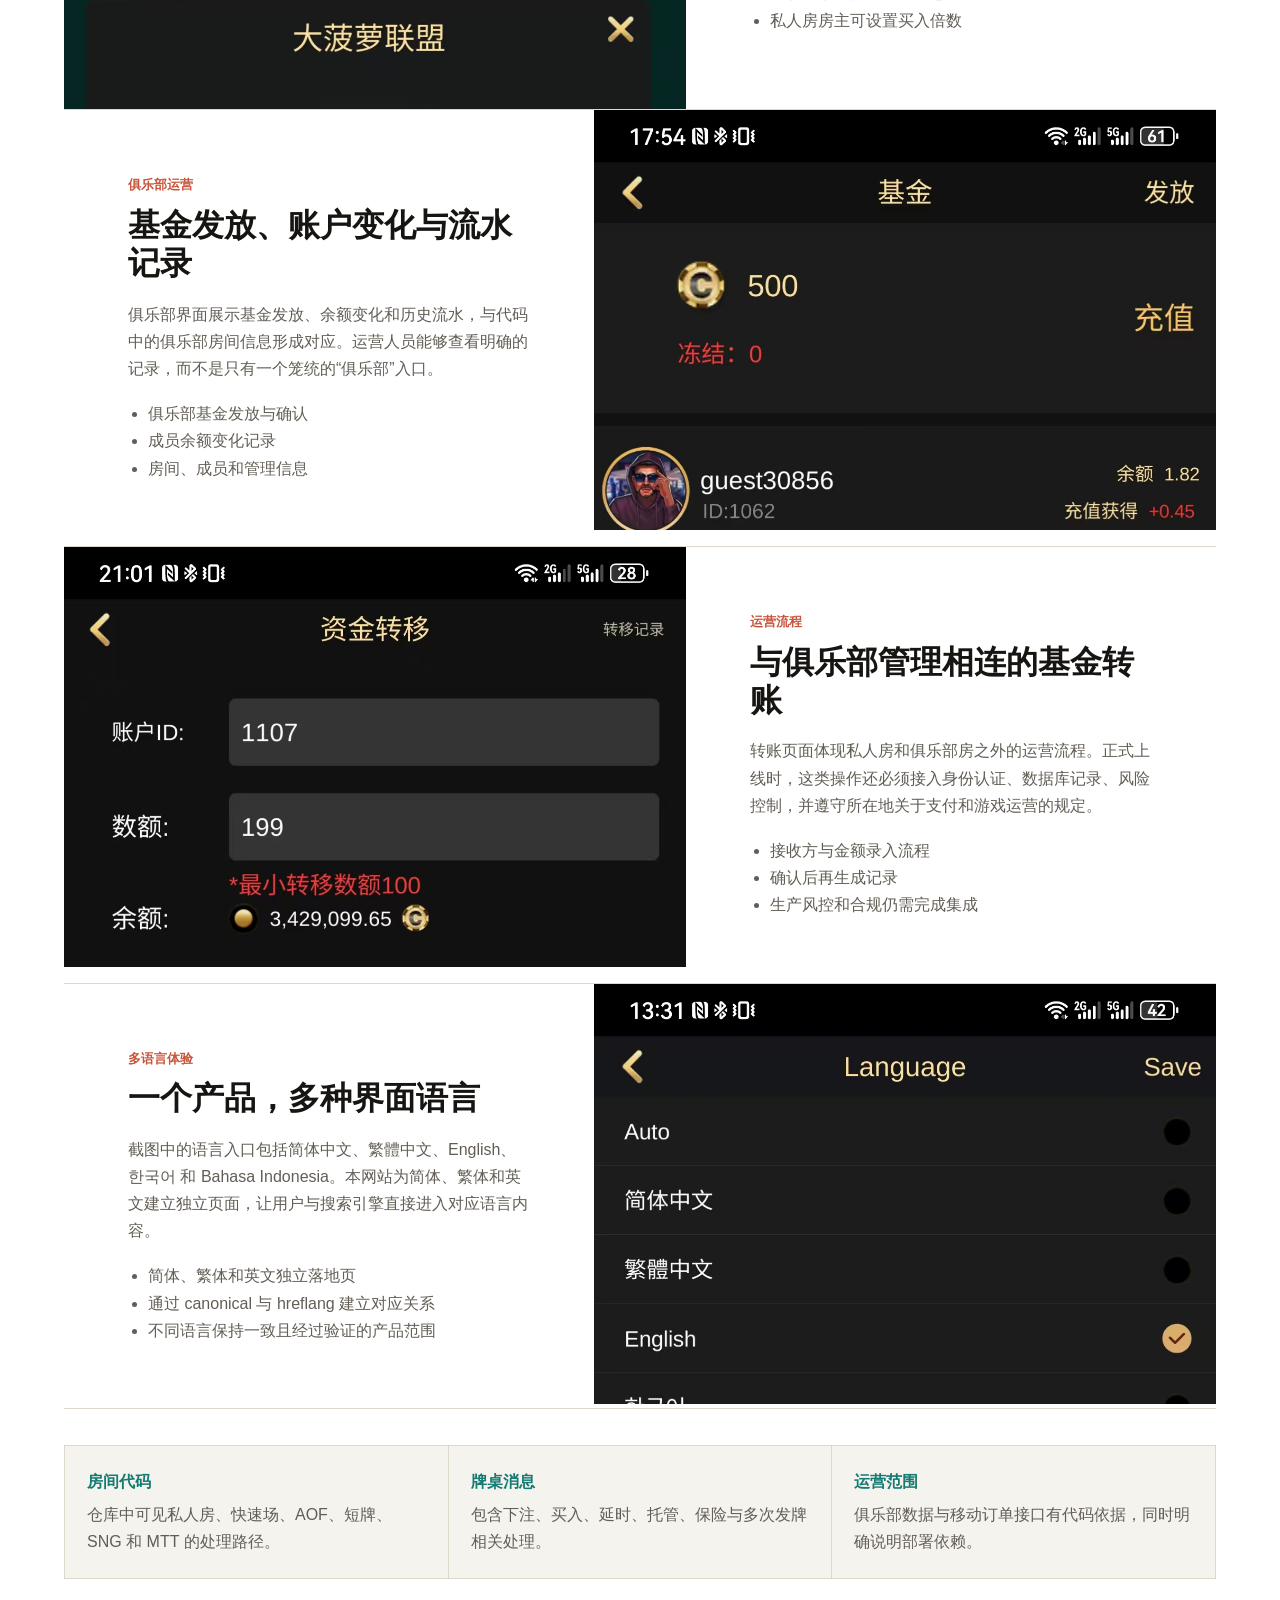
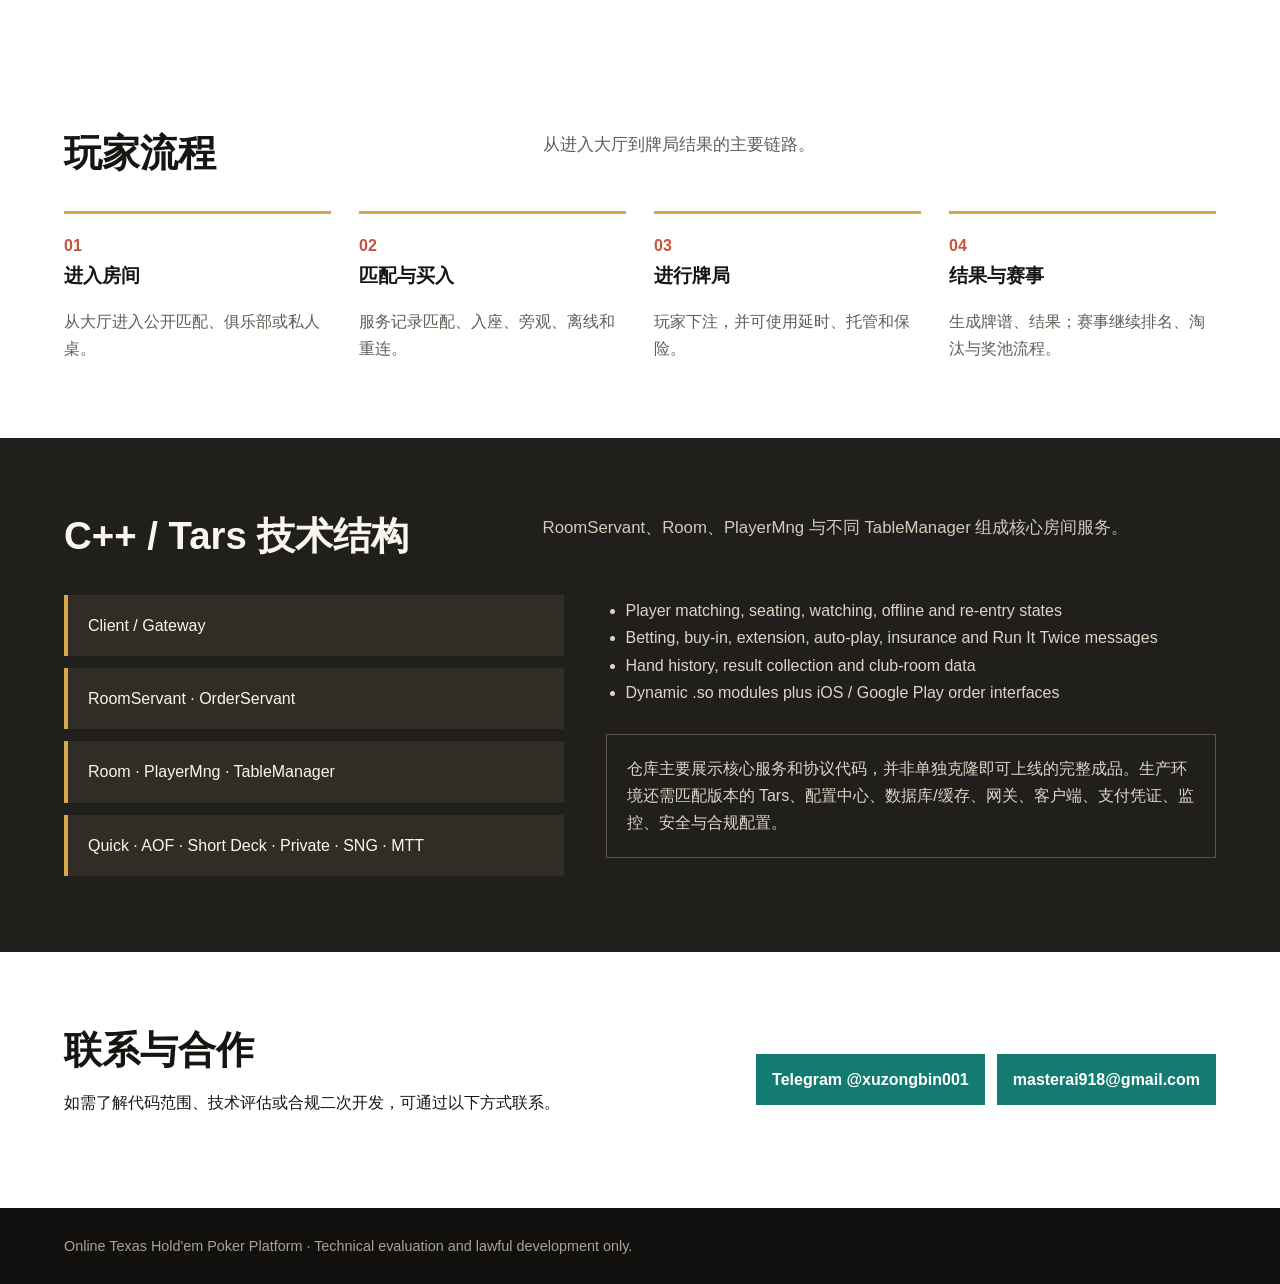
<file: docs/zh-cn/index.html>
<!doctype html><html lang="zh-CN"><head><meta charset="utf-8"><meta name="viewport" content="width=device-width,initial-scale=1"><title>在线德州扑克源码｜私人房、SNG、MTT与C++ Tars房间服务</title><meta name="description" content="在线多人德州扑克平台源码，包含私人房、快速场、AOF、短牌、SNG、MTT、保险、牌谱、俱乐部基金与C++ Tars房间服务。"><meta name="robots" content="index,follow,max-image-preview:large"><link rel="canonical" href="https://masterai-top.github.io/Online-Texas-Holdem-Poker-Platform/zh-cn/"><link rel="alternate" hreflang="x-default" href="https://masterai-top.github.io/Online-Texas-Holdem-Poker-Platform/"><link rel="alternate" hreflang="zh-Hans" href="https://masterai-top.github.io/Online-Texas-Holdem-Poker-Platform/zh-cn/"><link rel="alternate" hreflang="zh-Hant" href="https://masterai-top.github.io/Online-Texas-Holdem-Poker-Platform/zh-tw/"><link rel="alternate" hreflang="en" href="https://masterai-top.github.io/Online-Texas-Holdem-Poker-Platform/en/"><meta property="og:type" content="website"><meta property="og:title" content="在线德州扑克源码｜私人房、SNG、MTT与C++ Tars房间服务"><meta property="og:description" content="在线多人德州扑克平台源码，包含私人房、快速场、AOF、短牌、SNG、MTT、保险、牌谱、俱乐部基金与C++ Tars房间服务。"><meta property="og:url" content="https://masterai-top.github.io/Online-Texas-Holdem-Poker-Platform/zh-cn/"><meta property="og:image" content="https://masterai-top.github.io/Online-Texas-Holdem-Poker-Platform/assets/images/poker-table-action.jpg"><link rel="stylesheet" href="../assets/style.css"><link rel="stylesheet" href="../assets/enrichment.css"></head><body><a class="skip" href="#main">Skip to content</a><header class="topbar"><a class="brand" href="https://masterai-top.github.io/Online-Texas-Holdem-Poker-Platform/">Online Poker Platform</a><nav class="langs" aria-label="Languages"><a href="https://masterai-top.github.io/Online-Texas-Holdem-Poker-Platform/">Overview</a><a href="https://masterai-top.github.io/Online-Texas-Holdem-Poker-Platform/zh-cn/" aria-current="page">简体</a><a href="https://masterai-top.github.io/Online-Texas-Holdem-Poker-Platform/zh-tw/">繁體</a><a href="https://masterai-top.github.io/Online-Texas-Holdem-Poker-Platform/en/">English</a></nav></header><main id="main"><section class="hero"><div class="hero-inner"><div class="eyebrow">在线德州扑克源码</div><h1>在线多人德州扑克平台</h1><p class="lead">以真实代码与产品界面展示私人局、快速场、AOF、短牌、SNG、MTT、保险、牌谱、俱乐部基金及 C++ / Tars 房间服务。</p><div class="actions"><a class="button primary" href="https://github.com/masterai-top/Online-Texas-Holdem-Poker-Platform">GitHub Repository</a><a class="button" href="#features">玩法与产品功能</a></div></div></section><section class="band light"><div class="inner"><div class="section-head"><h2>这是什么产品？</h2><p>这是在线多人德州扑克房间与牌桌服务的核心代码。仓库中的房间、玩家、桌台、消息与订单接口，体现从匹配、入桌、下注、旁观、掉线重连到结果记录的服务端流程。完整上线仍需外部配置、数据库、网关、客户端与安全合规能力。</p></div></div></section><section class="band" id="features"><div class="inner"><div class="section-head"><h2>玩法与产品功能</h2><p>以下能力均可在仓库代码或产品截图中找到对应证据。</p></div><div class="feature-grid"><article class="feature"><strong>Private</strong><h3>私人房 / 好友局</h3><p>房间类型、房主控制、买入倍数与结算数据。</p></article>
<article class="feature"><strong>Cash</strong><h3>快速场 / AOF / 短牌</h3><p>不同玩法使用专用桌台管理流程。</p></article>
<article class="feature"><strong>Tournament</strong><h3>SNG / MTT / 淘汰赛</h3><p>覆盖报名、排名、淘汰与奖池相关状态。</p></article>
<article class="feature"><strong>Table</strong><h3>完整牌桌动作</h3><p>坐下、下注、买入、延时、托管、保险与多次发牌。</p></article>
<article class="feature"><strong>History</strong><h3>牌谱与结果</h3><p>行动回放、收藏、房间结果与积分记录。</p></article>
<article class="feature"><strong>Club</strong><h3>俱乐部基金</h3><p>房间信息、基金发放、流水和管理界面。</p></article>
<article class="feature"><strong>Service</strong><h3>C++ / Tars 服务</h3><p>房间、玩家、桌台、订单和外部代理接口。</p></article>
<article class="feature"><strong>Language</strong><h3>多语言界面</h3><p>截图显示简中、繁中、英文、韩文和印尼文入口。</p></article></div></div></section><section class="band dark"><div class="inner"><div class="section-head"><h2>真实产品截图</h2><p>牌桌、俱乐部、牌谱与房主管理均使用原产品截图，不使用示意图。</p></div><div class="shots"><figure class="shot wide"><img src="../assets/images/poker-table-overview.jpg" alt="Online multiplayer Texas Holdem table" loading="lazy"><figcaption>Live table · Insurance · GPS/IP · Player actions</figcaption></figure><figure class="shot"><img src="../assets/images/club-management.jpg" alt="Poker club management" loading="lazy"><figcaption>Club members, league, funds and statistics</figcaption></figure><figure class="shot"><img src="../assets/images/hand-history.jpg" alt="Poker hand history replay" loading="lazy"><figcaption>Hand replay and action history</figcaption></figure><figure class="shot"><img src="../assets/images/room-results.jpg" alt="Poker room results" loading="lazy"><figcaption>Room results, buy-ins, points and insurance pool</figcaption></figure><figure class="shot"><img src="../assets/images/room-owner-controls.jpg" alt="Private room owner controls" loading="lazy"><figcaption>Private-room owner controls</figcaption></figure></div></div></section><section class="band light" id="product-details"><div class="inner"><div class="section-head"><h2>深入了解产品</h2><p>以下均为真实产品界面，并与仓库中的房间、玩家、牌桌和俱乐部流程对应。每张截图旁都说明它解决的具体问题，而不是只堆放图片。</p></div><div class="story-stack">
<article class="story"><div class="story-media"><img src="../assets/images/buy-in.jpg" alt="德州扑克牌桌买入设置界面" loading="lazy"></div><div class="story-copy"><p class="kicker">买入流程</p><h3>从选择座位到带入筹码</h3><p>玩家进入有效牌局前，可在买入界面选择房间规则允许的金额。服务端需要同步余额、座位与游戏状态；私人房还可以结合房主设置控制买入倍数。</p><ul><li>按房间规则限制买入区间</li><li>关联玩家座位和牌局状态</li><li>私人房房主可设置买入倍数</li></ul></div></article>
<article class="story"><div class="story-media"><img src="../assets/images/club-fund-ledger.jpg" alt="德州扑克俱乐部基金流水界面" loading="lazy"></div><div class="story-copy"><p class="kicker">俱乐部运营</p><h3>基金发放、账户变化与流水记录</h3><p>俱乐部界面展示基金发放、余额变化和历史流水，与代码中的俱乐部房间信息形成对应。运营人员能够查看明确的记录，而不是只有一个笼统的“俱乐部”入口。</p><ul><li>俱乐部基金发放与确认</li><li>成员余额变化记录</li><li>房间、成员和管理信息</li></ul></div></article>
<article class="story"><div class="story-media"><img src="../assets/images/fund-transfer.jpg" alt="德州扑克俱乐部基金转账界面" loading="lazy"></div><div class="story-copy"><p class="kicker">运营流程</p><h3>与俱乐部管理相连的基金转账</h3><p>转账页面体现私人房和俱乐部房之外的运营流程。正式上线时，这类操作还必须接入身份认证、数据库记录、风险控制，并遵守所在地关于支付和游戏运营的规定。</p><ul><li>接收方与金额录入流程</li><li>确认后再生成记录</li><li>生产风控和合规仍需完成集成</li></ul></div></article>
<article class="story"><div class="story-media"><img src="../assets/images/language-settings.jpg" alt="在线德州扑克多语言设置" loading="lazy"></div><div class="story-copy"><p class="kicker">多语言体验</p><h3>一个产品，多种界面语言</h3><p>截图中的语言入口包括简体中文、繁體中文、English、한국어 和 Bahasa Indonesia。本网站为简体、繁体和英文建立独立页面，让用户与搜索引擎直接进入对应语言内容。</p><ul><li>简体、繁体和英文独立落地页</li><li>通过 canonical 与 hreflang 建立对应关系</li><li>不同语言保持一致且经过验证的产品范围</li></ul></div></article>
</div><div class="proof-strip"><div><strong>房间代码</strong><p>仓库中可见私人房、快速场、AOF、短牌、SNG 和 MTT 的处理路径。</p></div><div><strong>牌桌消息</strong><p>包含下注、买入、延时、托管、保险与多次发牌相关处理。</p></div><div><strong>运营范围</strong><p>俱乐部数据与移动订单接口有代码依据，同时明确说明部署依赖。</p></div></div></div></section><section class="band light"><div class="inner"><div class="section-head"><h2>玩家流程</h2><p>从进入大厅到牌局结果的主要链路。</p></div><div class="journey"><article><h3>进入房间</h3><p>从大厅进入公开匹配、俱乐部或私人桌。</p></article>
<article><h3>匹配与买入</h3><p>服务记录匹配、入座、旁观、离线和重连。</p></article>
<article><h3>进行牌局</h3><p>玩家下注，并可使用延时、托管和保险。</p></article>
<article><h3>结果与赛事</h3><p>生成牌谱、结果；赛事继续排名、淘汰与奖池流程。</p></article></div></div></section><section class="band dark"><div class="inner"><div class="section-head"><h2>C++ / Tars 技术结构</h2><p>RoomServant、Room、PlayerMng 与不同 TableManager 组成核心房间服务。</p></div><div class="tech-layout"><div class="tech-flow"><div>Client / Gateway</div><div>RoomServant · OrderServant</div><div>Room · PlayerMng · TableManager</div><div>Quick · AOF · Short Deck · Private · SNG · MTT</div></div><div><ul class="tech-list"><li>Player matching, seating, watching, offline and re-entry states</li><li>Betting, buy-in, extension, auto-play, insurance and Run It Twice messages</li><li>Hand history, result collection and club-room data</li><li>Dynamic .so modules plus iOS / Google Play order interfaces</li></ul><p class="notice">仓库主要展示核心服务和协议代码，并非单独克隆即可上线的完整成品。生产环境还需匹配版本的 Tars、配置中心、数据库/缓存、网关、客户端、支付凭证、监控、安全与合规配置。</p></div></div></div></section><section class="band light"><div class="inner contact"><div><h2>联系与合作</h2><p>如需了解代码范围、技术评估或合规二次开发，可通过以下方式联系。</p></div><div class="contact-links"><a href="https://t.me/xuzongbin001">Telegram @xuzongbin001</a><a href="mailto:masterai918@gmail.com">masterai918@gmail.com</a></div></div></section></main><footer>Online Texas Hold'em Poker Platform · Technical evaluation and lawful development only.</footer></body></html>
</file>
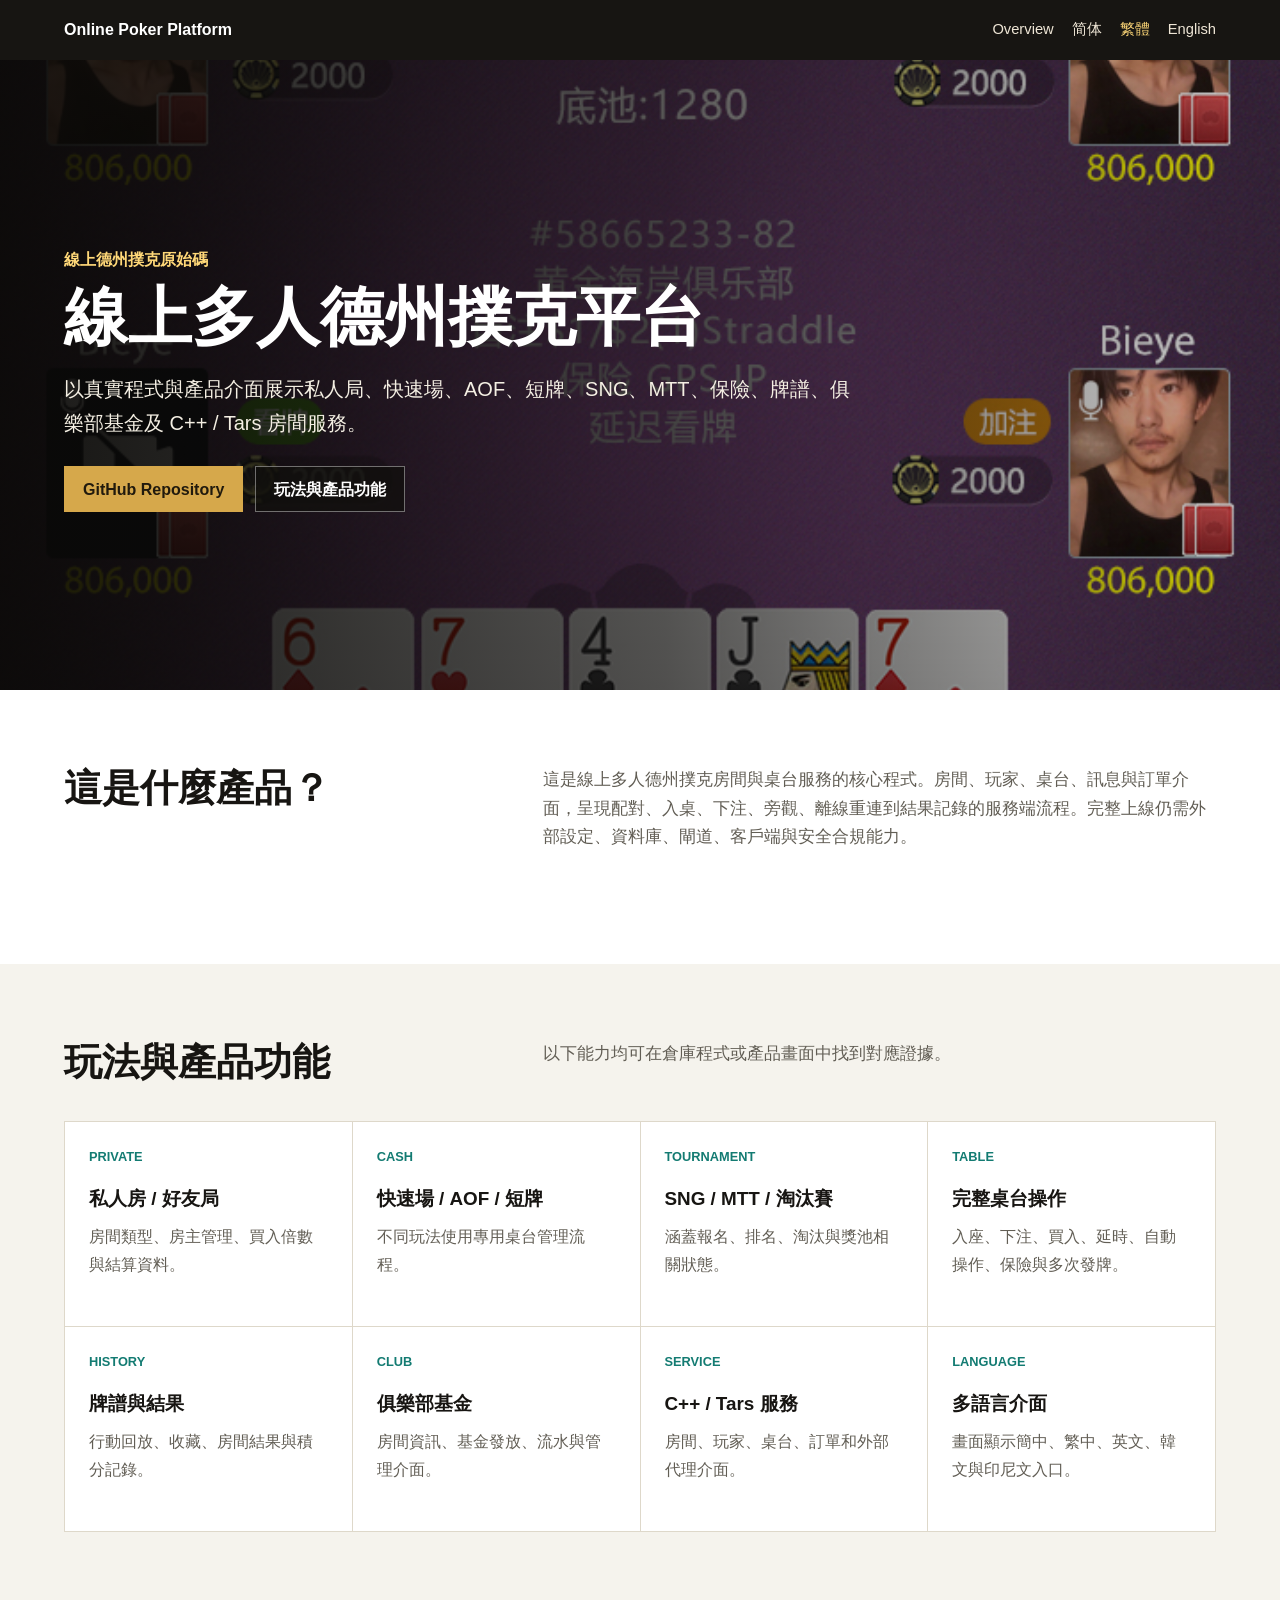
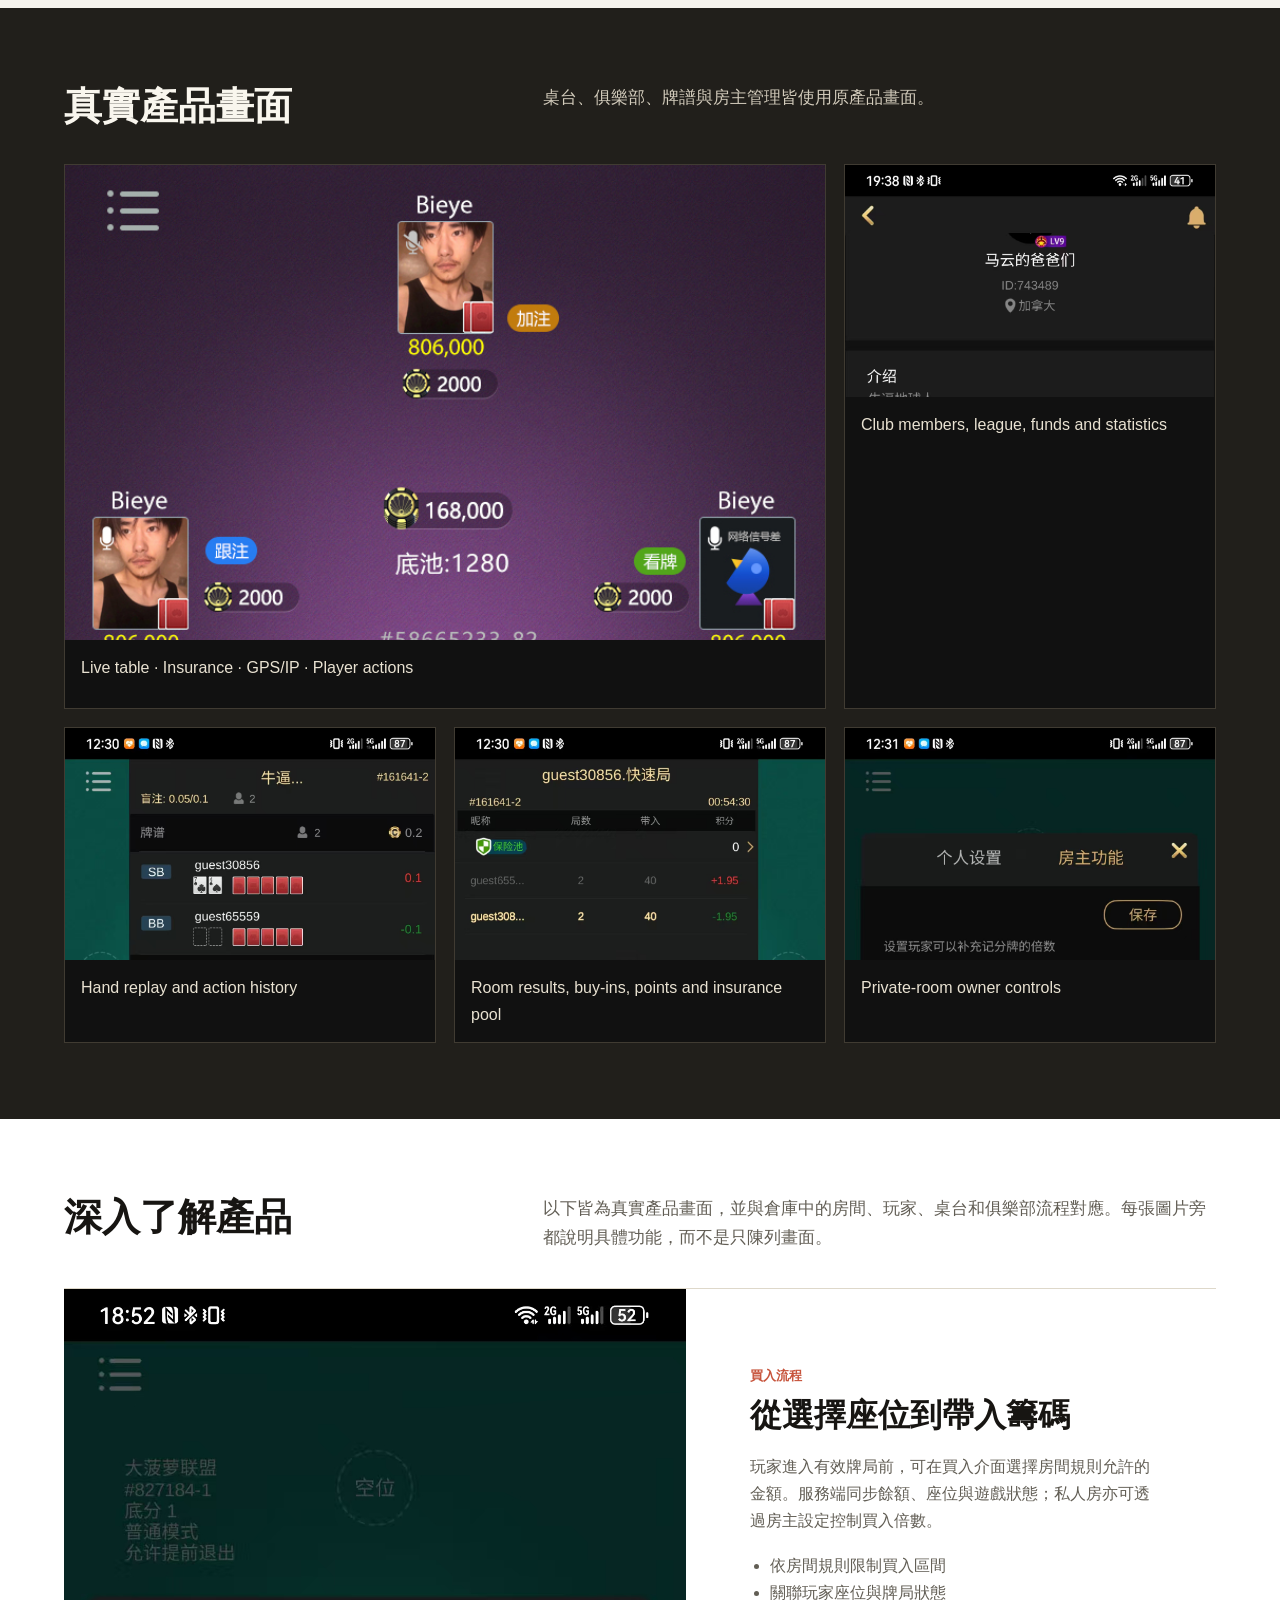
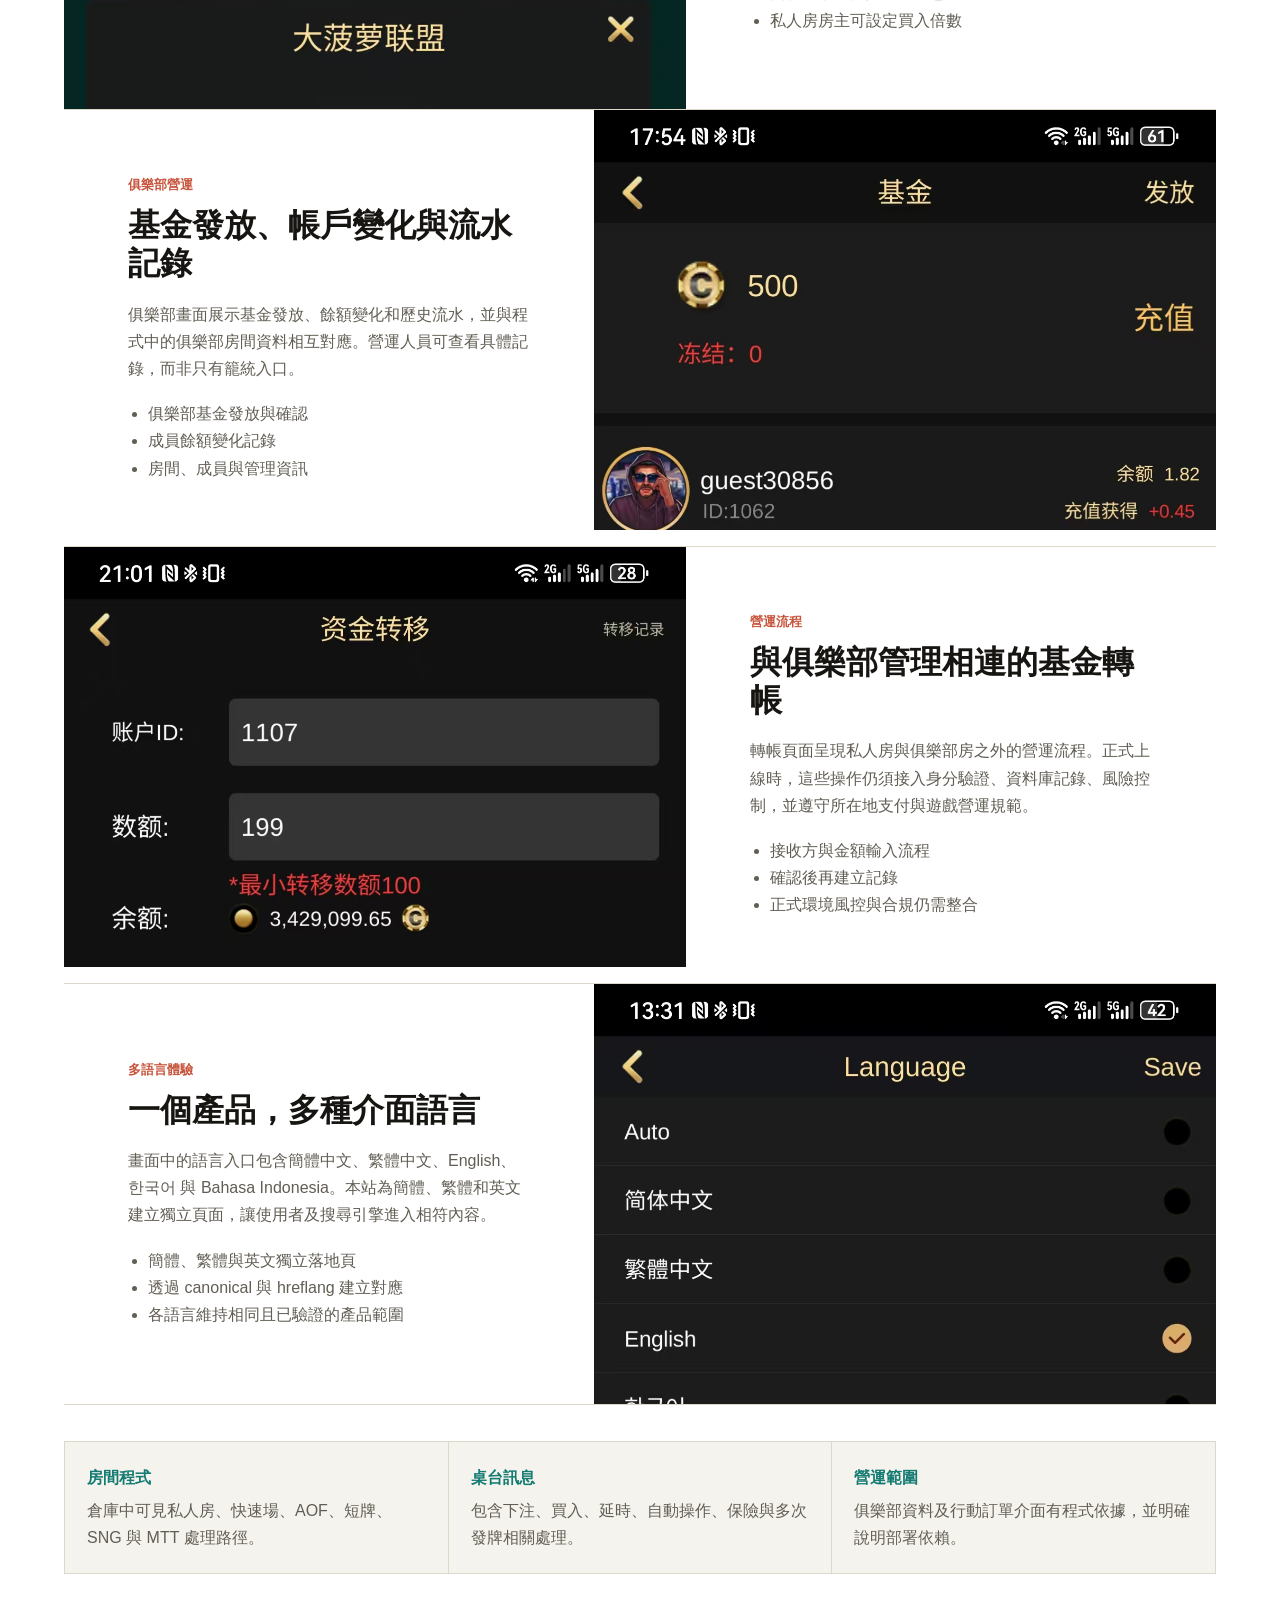
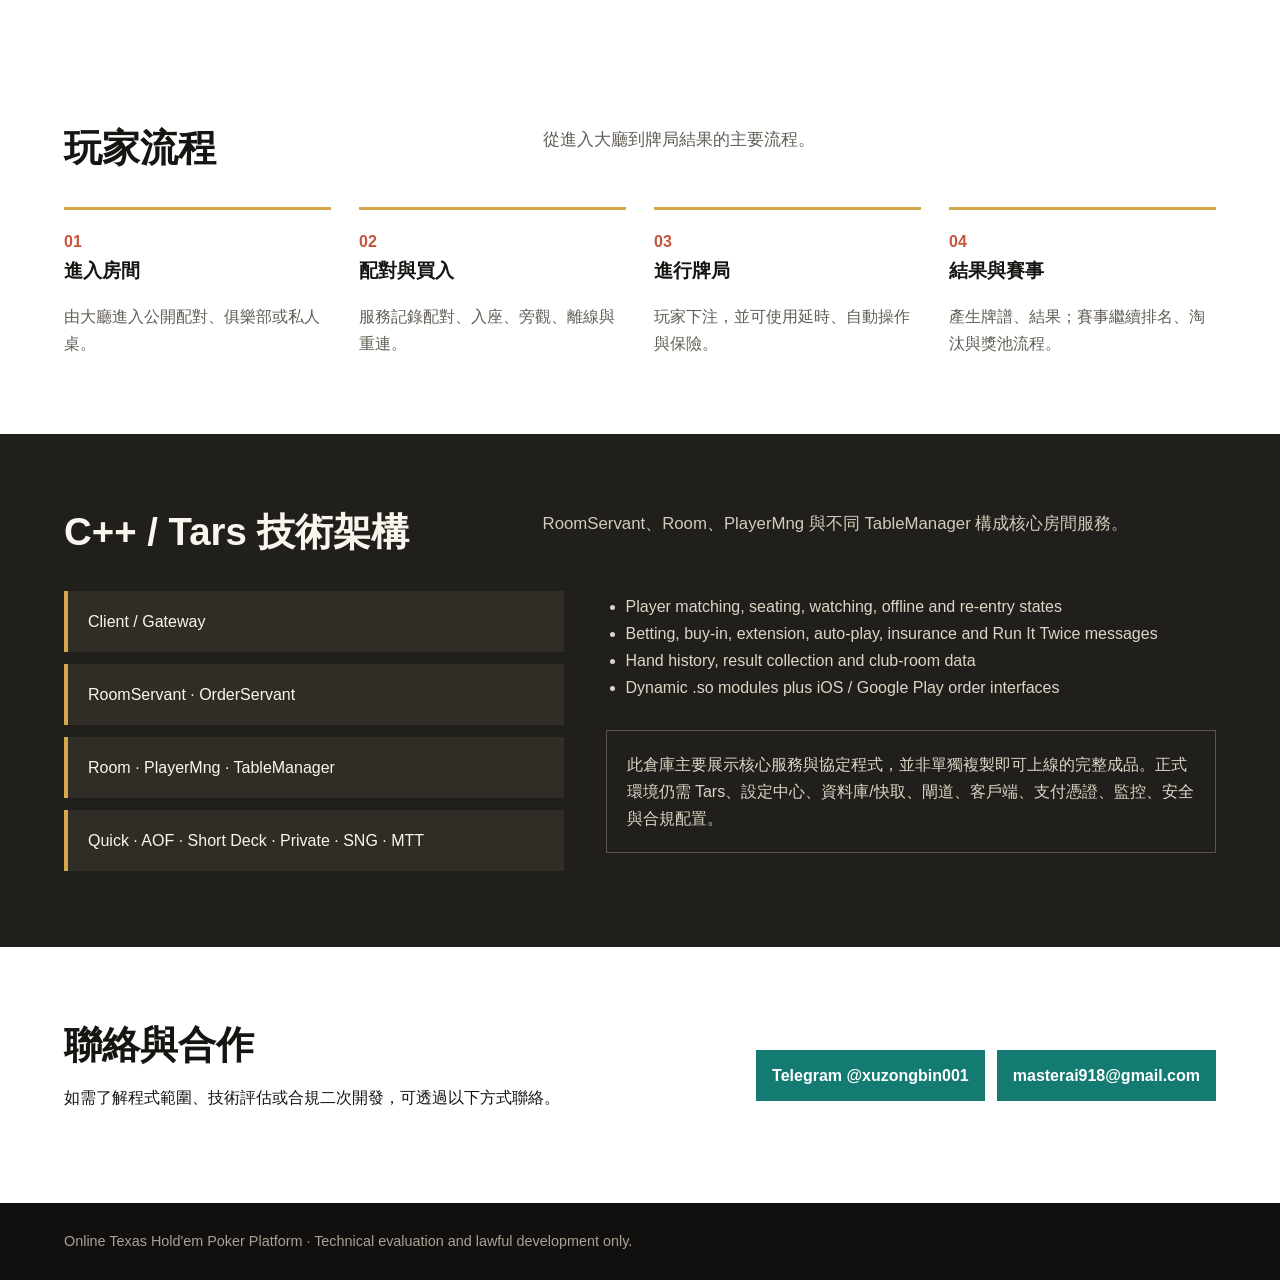
<file: docs/zh-tw/index.html>
<!doctype html><html lang="zh-TW"><head><meta charset="utf-8"><meta name="viewport" content="width=device-width,initial-scale=1"><title>線上德州撲克原始碼｜私人房、SNG、MTT與C++ Tars服務</title><meta name="description" content="線上多人德州撲克平台原始碼，包含私人房、快速場、AOF、短牌、SNG、MTT、保險、牌譜、俱樂部基金與C++ Tars房間服務。"><meta name="robots" content="index,follow,max-image-preview:large"><link rel="canonical" href="https://masterai-top.github.io/Online-Texas-Holdem-Poker-Platform/zh-tw/"><link rel="alternate" hreflang="x-default" href="https://masterai-top.github.io/Online-Texas-Holdem-Poker-Platform/"><link rel="alternate" hreflang="zh-Hans" href="https://masterai-top.github.io/Online-Texas-Holdem-Poker-Platform/zh-cn/"><link rel="alternate" hreflang="zh-Hant" href="https://masterai-top.github.io/Online-Texas-Holdem-Poker-Platform/zh-tw/"><link rel="alternate" hreflang="en" href="https://masterai-top.github.io/Online-Texas-Holdem-Poker-Platform/en/"><meta property="og:type" content="website"><meta property="og:title" content="線上德州撲克原始碼｜私人房、SNG、MTT與C++ Tars服務"><meta property="og:description" content="線上多人德州撲克平台原始碼，包含私人房、快速場、AOF、短牌、SNG、MTT、保險、牌譜、俱樂部基金與C++ Tars房間服務。"><meta property="og:url" content="https://masterai-top.github.io/Online-Texas-Holdem-Poker-Platform/zh-tw/"><meta property="og:image" content="https://masterai-top.github.io/Online-Texas-Holdem-Poker-Platform/assets/images/poker-table-action.jpg"><link rel="stylesheet" href="../assets/style.css"><link rel="stylesheet" href="../assets/enrichment.css"></head><body><a class="skip" href="#main">Skip to content</a><header class="topbar"><a class="brand" href="https://masterai-top.github.io/Online-Texas-Holdem-Poker-Platform/">Online Poker Platform</a><nav class="langs" aria-label="Languages"><a href="https://masterai-top.github.io/Online-Texas-Holdem-Poker-Platform/">Overview</a><a href="https://masterai-top.github.io/Online-Texas-Holdem-Poker-Platform/zh-cn/">简体</a><a href="https://masterai-top.github.io/Online-Texas-Holdem-Poker-Platform/zh-tw/" aria-current="page">繁體</a><a href="https://masterai-top.github.io/Online-Texas-Holdem-Poker-Platform/en/">English</a></nav></header><main id="main"><section class="hero"><div class="hero-inner"><div class="eyebrow">線上德州撲克原始碼</div><h1>線上多人德州撲克平台</h1><p class="lead">以真實程式與產品介面展示私人局、快速場、AOF、短牌、SNG、MTT、保險、牌譜、俱樂部基金及 C++ / Tars 房間服務。</p><div class="actions"><a class="button primary" href="https://github.com/masterai-top/Online-Texas-Holdem-Poker-Platform">GitHub Repository</a><a class="button" href="#features">玩法與產品功能</a></div></div></section><section class="band light"><div class="inner"><div class="section-head"><h2>這是什麼產品？</h2><p>這是線上多人德州撲克房間與桌台服務的核心程式。房間、玩家、桌台、訊息與訂單介面，呈現配對、入桌、下注、旁觀、離線重連到結果記錄的服務端流程。完整上線仍需外部設定、資料庫、閘道、客戶端與安全合規能力。</p></div></div></section><section class="band" id="features"><div class="inner"><div class="section-head"><h2>玩法與產品功能</h2><p>以下能力均可在倉庫程式或產品畫面中找到對應證據。</p></div><div class="feature-grid"><article class="feature"><strong>Private</strong><h3>私人房 / 好友局</h3><p>房間類型、房主管理、買入倍數與結算資料。</p></article>
<article class="feature"><strong>Cash</strong><h3>快速場 / AOF / 短牌</h3><p>不同玩法使用專用桌台管理流程。</p></article>
<article class="feature"><strong>Tournament</strong><h3>SNG / MTT / 淘汰賽</h3><p>涵蓋報名、排名、淘汰與獎池相關狀態。</p></article>
<article class="feature"><strong>Table</strong><h3>完整桌台操作</h3><p>入座、下注、買入、延時、自動操作、保險與多次發牌。</p></article>
<article class="feature"><strong>History</strong><h3>牌譜與結果</h3><p>行動回放、收藏、房間結果與積分記錄。</p></article>
<article class="feature"><strong>Club</strong><h3>俱樂部基金</h3><p>房間資訊、基金發放、流水與管理介面。</p></article>
<article class="feature"><strong>Service</strong><h3>C++ / Tars 服務</h3><p>房間、玩家、桌台、訂單和外部代理介面。</p></article>
<article class="feature"><strong>Language</strong><h3>多語言介面</h3><p>畫面顯示簡中、繁中、英文、韓文與印尼文入口。</p></article></div></div></section><section class="band dark"><div class="inner"><div class="section-head"><h2>真實產品畫面</h2><p>桌台、俱樂部、牌譜與房主管理皆使用原產品畫面。</p></div><div class="shots"><figure class="shot wide"><img src="../assets/images/poker-table-overview.jpg" alt="Online multiplayer Texas Holdem table" loading="lazy"><figcaption>Live table · Insurance · GPS/IP · Player actions</figcaption></figure><figure class="shot"><img src="../assets/images/club-management.jpg" alt="Poker club management" loading="lazy"><figcaption>Club members, league, funds and statistics</figcaption></figure><figure class="shot"><img src="../assets/images/hand-history.jpg" alt="Poker hand history replay" loading="lazy"><figcaption>Hand replay and action history</figcaption></figure><figure class="shot"><img src="../assets/images/room-results.jpg" alt="Poker room results" loading="lazy"><figcaption>Room results, buy-ins, points and insurance pool</figcaption></figure><figure class="shot"><img src="../assets/images/room-owner-controls.jpg" alt="Private room owner controls" loading="lazy"><figcaption>Private-room owner controls</figcaption></figure></div></div></section><section class="band light" id="product-details"><div class="inner"><div class="section-head"><h2>深入了解產品</h2><p>以下皆為真實產品畫面，並與倉庫中的房間、玩家、桌台和俱樂部流程對應。每張圖片旁都說明具體功能，而不是只陳列畫面。</p></div><div class="story-stack">
<article class="story"><div class="story-media"><img src="../assets/images/buy-in.jpg" alt="德州撲克桌台買入設定介面" loading="lazy"></div><div class="story-copy"><p class="kicker">買入流程</p><h3>從選擇座位到帶入籌碼</h3><p>玩家進入有效牌局前，可在買入介面選擇房間規則允許的金額。服務端同步餘額、座位與遊戲狀態；私人房亦可透過房主設定控制買入倍數。</p><ul><li>依房間規則限制買入區間</li><li>關聯玩家座位與牌局狀態</li><li>私人房房主可設定買入倍數</li></ul></div></article>
<article class="story"><div class="story-media"><img src="../assets/images/club-fund-ledger.jpg" alt="德州撲克俱樂部基金流水介面" loading="lazy"></div><div class="story-copy"><p class="kicker">俱樂部營運</p><h3>基金發放、帳戶變化與流水記錄</h3><p>俱樂部畫面展示基金發放、餘額變化和歷史流水，並與程式中的俱樂部房間資料相互對應。營運人員可查看具體記錄，而非只有籠統入口。</p><ul><li>俱樂部基金發放與確認</li><li>成員餘額變化記錄</li><li>房間、成員與管理資訊</li></ul></div></article>
<article class="story"><div class="story-media"><img src="../assets/images/fund-transfer.jpg" alt="德州撲克俱樂部基金轉帳介面" loading="lazy"></div><div class="story-copy"><p class="kicker">營運流程</p><h3>與俱樂部管理相連的基金轉帳</h3><p>轉帳頁面呈現私人房與俱樂部房之外的營運流程。正式上線時，這些操作仍須接入身分驗證、資料庫記錄、風險控制，並遵守所在地支付與遊戲營運規範。</p><ul><li>接收方與金額輸入流程</li><li>確認後再建立記錄</li><li>正式環境風控與合規仍需整合</li></ul></div></article>
<article class="story"><div class="story-media"><img src="../assets/images/language-settings.jpg" alt="線上德州撲克多語言設定" loading="lazy"></div><div class="story-copy"><p class="kicker">多語言體驗</p><h3>一個產品，多種介面語言</h3><p>畫面中的語言入口包含簡體中文、繁體中文、English、한국어 與 Bahasa Indonesia。本站為簡體、繁體和英文建立獨立頁面，讓使用者及搜尋引擎進入相符內容。</p><ul><li>簡體、繁體與英文獨立落地頁</li><li>透過 canonical 與 hreflang 建立對應</li><li>各語言維持相同且已驗證的產品範圍</li></ul></div></article>
</div><div class="proof-strip"><div><strong>房間程式</strong><p>倉庫中可見私人房、快速場、AOF、短牌、SNG 與 MTT 處理路徑。</p></div><div><strong>桌台訊息</strong><p>包含下注、買入、延時、自動操作、保險與多次發牌相關處理。</p></div><div><strong>營運範圍</strong><p>俱樂部資料及行動訂單介面有程式依據，並明確說明部署依賴。</p></div></div></div></section><section class="band light"><div class="inner"><div class="section-head"><h2>玩家流程</h2><p>從進入大廳到牌局結果的主要流程。</p></div><div class="journey"><article><h3>進入房間</h3><p>由大廳進入公開配對、俱樂部或私人桌。</p></article>
<article><h3>配對與買入</h3><p>服務記錄配對、入座、旁觀、離線與重連。</p></article>
<article><h3>進行牌局</h3><p>玩家下注，並可使用延時、自動操作與保險。</p></article>
<article><h3>結果與賽事</h3><p>產生牌譜、結果；賽事繼續排名、淘汰與獎池流程。</p></article></div></div></section><section class="band dark"><div class="inner"><div class="section-head"><h2>C++ / Tars 技術架構</h2><p>RoomServant、Room、PlayerMng 與不同 TableManager 構成核心房間服務。</p></div><div class="tech-layout"><div class="tech-flow"><div>Client / Gateway</div><div>RoomServant · OrderServant</div><div>Room · PlayerMng · TableManager</div><div>Quick · AOF · Short Deck · Private · SNG · MTT</div></div><div><ul class="tech-list"><li>Player matching, seating, watching, offline and re-entry states</li><li>Betting, buy-in, extension, auto-play, insurance and Run It Twice messages</li><li>Hand history, result collection and club-room data</li><li>Dynamic .so modules plus iOS / Google Play order interfaces</li></ul><p class="notice">此倉庫主要展示核心服務與協定程式，並非單獨複製即可上線的完整成品。正式環境仍需 Tars、設定中心、資料庫/快取、閘道、客戶端、支付憑證、監控、安全與合規配置。</p></div></div></div></section><section class="band light"><div class="inner contact"><div><h2>聯絡與合作</h2><p>如需了解程式範圍、技術評估或合規二次開發，可透過以下方式聯絡。</p></div><div class="contact-links"><a href="https://t.me/xuzongbin001">Telegram @xuzongbin001</a><a href="mailto:masterai918@gmail.com">masterai918@gmail.com</a></div></div></section></main><footer>Online Texas Hold'em Poker Platform · Technical evaluation and lawful development only.</footer></body></html>
</file>
<file: docs/assets/style.css>
:root{--ink:#171512;--paper:#f5f3ed;--surface:#fff;--gold:#d6a84b;--teal:#137b72;--coral:#c7543c;--line:#ded8ca;--muted:#625e55;--max:1180px}*{box-sizing:border-box}html{scroll-behavior:smooth}body{margin:0;color:var(--ink);background:var(--paper);font-family:Inter,"Noto Sans SC","Noto Sans TC","Microsoft YaHei",Arial,sans-serif;line-height:1.7}a{color:inherit}img{display:block;max-width:100%}.skip{position:absolute;left:-9999px}.skip:focus{left:1rem;top:1rem;z-index:20;background:#fff;padding:.75rem}.topbar{min-height:60px;display:flex;align-items:center;justify-content:space-between;gap:20px;padding:0 5vw;background:#171512;color:#fff}.brand{font-weight:800;text-decoration:none}.langs{display:flex;gap:18px;font-size:.92rem}.langs a{color:#eee5d5;text-decoration:none}.langs a[aria-current=page]{color:#ffd878}.hero{min-height:min(70vh,720px);display:grid;align-items:end;position:relative;overflow:hidden;color:#fff;background:#171512 url("images/poker-table-action.jpg") center 38%/cover no-repeat}.hero:before{content:"";position:absolute;inset:0;background:linear-gradient(90deg,rgba(10,9,7,.94),rgba(10,9,7,.68) 52%,rgba(10,9,7,.18))}.hero-inner{width:min(var(--max),90vw);margin:auto;padding:72px 0 64px;position:relative;z-index:1}.eyebrow{color:#ffd878;font-weight:800;text-transform:uppercase}h1{max-width:880px;margin:10px 0 16px;font-size:clamp(2.2rem,5vw,4.7rem);line-height:1.08;letter-spacing:0}.lead{max-width:790px;font-size:clamp(1rem,1.8vw,1.25rem);color:#f4efe3}.actions{display:flex;flex-wrap:wrap;gap:12px;margin-top:26px}.button{display:inline-flex;align-items:center;min-height:46px;padding:0 18px;border:1px solid rgba(255,255,255,.4);text-decoration:none;font-weight:800;background:rgba(16,15,13,.76)}.button.primary{background:var(--gold);border-color:var(--gold);color:#211a0d}.band{padding:76px 0}.band.light{background:var(--surface)}.band.dark{background:#211f1b;color:#f9f6ee}.inner{width:min(var(--max),90vw);margin:auto}.section-head{display:grid;grid-template-columns:minmax(0,.78fr) minmax(0,1.22fr);gap:48px;align-items:start;margin-bottom:36px}h2{margin:0;font-size:clamp(1.75rem,3vw,2.7rem);line-height:1.17;letter-spacing:0}h3{margin:0 0 8px;font-size:1.18rem;letter-spacing:0}.section-head p{margin:0;color:var(--muted);font-size:1.05rem}.dark .section-head p{color:#d2cbbb}.feature-grid{display:grid;grid-template-columns:repeat(4,1fr);border-top:1px solid var(--line);border-left:1px solid var(--line)}.feature{min-height:205px;padding:24px;border-right:1px solid var(--line);border-bottom:1px solid var(--line);background:#fff}.feature strong{display:block;color:var(--teal);font-size:.8rem;text-transform:uppercase;margin-bottom:16px}.feature p{margin:0;color:var(--muted)}.shots{display:grid;grid-template-columns:repeat(3,1fr);gap:18px}.shot{margin:0;overflow:hidden;background:#111;border:1px solid #403b32}.shot img{width:100%;aspect-ratio:16/10;object-fit:cover;object-position:top}.shot figcaption{min-height:68px;padding:14px 16px;color:#e9e2d2}.shot.wide{grid-column:span 2}.journey{display:grid;grid-template-columns:repeat(4,1fr);gap:28px;counter-reset:step}.journey article{border-top:3px solid var(--gold);padding-top:18px}.journey article:before{counter-increment:step;content:"0" counter(step);color:var(--coral);font-weight:900}.journey p{color:var(--muted);margin-bottom:0}.tech-layout{display:grid;grid-template-columns:.9fr 1.1fr;gap:42px;align-items:center}.tech-flow{display:grid;gap:12px}.tech-flow div{padding:17px 20px;border-left:4px solid var(--gold);background:#302d27}.tech-list{margin:0;padding-left:20px;color:#ddd5c6}.notice{margin-top:28px;padding:20px;border:1px solid #5c5548;color:#ddd5c6}.contact{display:grid;grid-template-columns:1fr auto;gap:30px;align-items:center}.contact-links{display:flex;gap:12px;flex-wrap:wrap}.contact-links a{padding:12px 16px;background:var(--teal);color:#fff;text-decoration:none;font-weight:800}footer{padding:26px 5vw;background:#11100e;color:#aaa294;font-size:.9rem}@media(max-width:900px){.feature-grid,.shots{grid-template-columns:repeat(2,1fr)}.journey{grid-template-columns:repeat(2,1fr)}.tech-layout,.section-head{grid-template-columns:1fr;gap:18px}}@media(max-width:620px){.topbar{align-items:flex-start;padding-block:14px}.langs{gap:10px;flex-wrap:wrap;justify-content:flex-end}.hero{min-height:72vh;background-position:58% top}.hero:before{background:linear-gradient(0deg,rgba(10,9,7,.96),rgba(10,9,7,.68) 68%,rgba(10,9,7,.22))}.hero-inner{padding:50px 0}.band{padding:52px 0}.feature-grid,.shots,.journey,.contact{grid-template-columns:1fr}.shot.wide{grid-column:auto}.contact-links{justify-content:flex-start}h1{font-size:2.25rem}}
</file>
<file: docs/assets/enrichment.css>
.story-stack{display:grid;gap:0;border-top:1px solid var(--line)}
.story{display:grid;grid-template-columns:minmax(0,1.08fr) minmax(0,.92fr);align-items:stretch;border-bottom:1px solid var(--line);background:#fff}
.story:nth-child(even){grid-template-columns:minmax(0,.92fr) minmax(0,1.08fr)}
.story:nth-child(even) .story-media{order:2}
.story-media{height:420px;min-height:340px;background:#111;overflow:hidden}
.story-media img{width:100%;height:100%;object-fit:cover;object-position:top}
.story-copy{display:flex;flex-direction:column;justify-content:center;padding:clamp(28px,5vw,64px)}
.story-copy .kicker{margin:0 0 10px;color:var(--coral);font-size:.8rem;font-weight:900;text-transform:uppercase}
.story-copy h3{font-size:clamp(1.4rem,2.5vw,2.1rem);line-height:1.2}
.story-copy p{margin:10px 0 0;color:var(--muted)}
.story-copy ul{margin:18px 0 0;padding-left:20px;color:var(--muted)}
.proof-strip{display:grid;grid-template-columns:repeat(3,1fr);gap:1px;margin-top:36px;background:var(--line);border:1px solid var(--line)}
.proof-strip div{padding:22px;background:var(--paper)}
.proof-strip strong{display:block;color:var(--teal);margin-bottom:6px}
.proof-strip p{margin:0;color:var(--muted)}
@media(max-width:900px){.story,.story:nth-child(even){grid-template-columns:1fr}.story:nth-child(even) .story-media{order:0}.proof-strip{grid-template-columns:1fr}}
@media(max-width:620px){.story-media{height:280px;min-height:240px}.story-copy{padding:28px 22px}}
</file>
